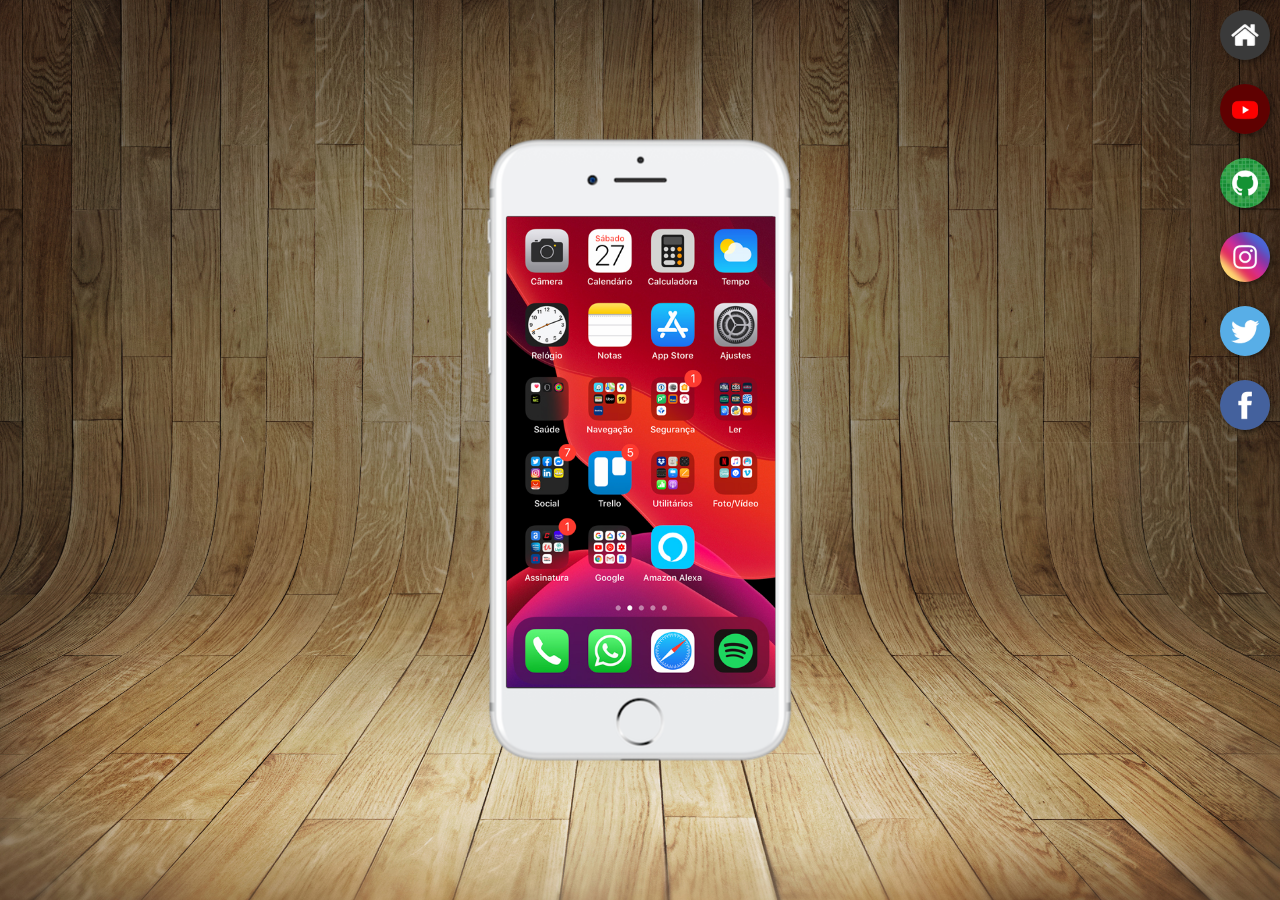
<file: index.html>
<!DOCTYPE html>
<html lang="pt-br">
<head>
    <meta charset="UTF-8">
    <meta http-equiv="X-UA-Compatible" content="IE=edge">
    <meta name="viewport" content="width=device-width, initial-scale=1.0">
    <title>Projecto Social</title>
    <link rel="shortcut icon" href="favicon.ico" type="image/x-icon">
    <link rel="stylesheet" href="estilos/style.css">
</head>
<body>
   <main>
    <section id="telefone">
        <iframe src="home.html" nome="tela" id="tela"  frameborder="0"></iframe>
    </section>

    <section id="redes-sociais">
        <a href="home.html" target="tela"><img src="imagens/logo-home.jpg" alt="home"></a><br>

        <a href="youtube.html" target="tela"><img src="imagens/logo-youtube.jpg" alt="youtube"></a><br>

        <a href="github.html" target="tela"><img src="imagens/logo-github.jpg" alt="hithub"></a><br>

        <a href="instagram.html" target="tela"><img src="imagens/logo-instagram.jpg" alt="instagram"></a><br>

        <a href="twitter.html" target="tela"><img src="imagens/logo-twitter.jpg" alt="twitter"></a><br>

        <a href="facebook.html" target="tela"><img src="imagens/logo-facebook.jpg" alt="facebook"></a><br>
    </section>
   </main> 
</body>
</html>
</file>
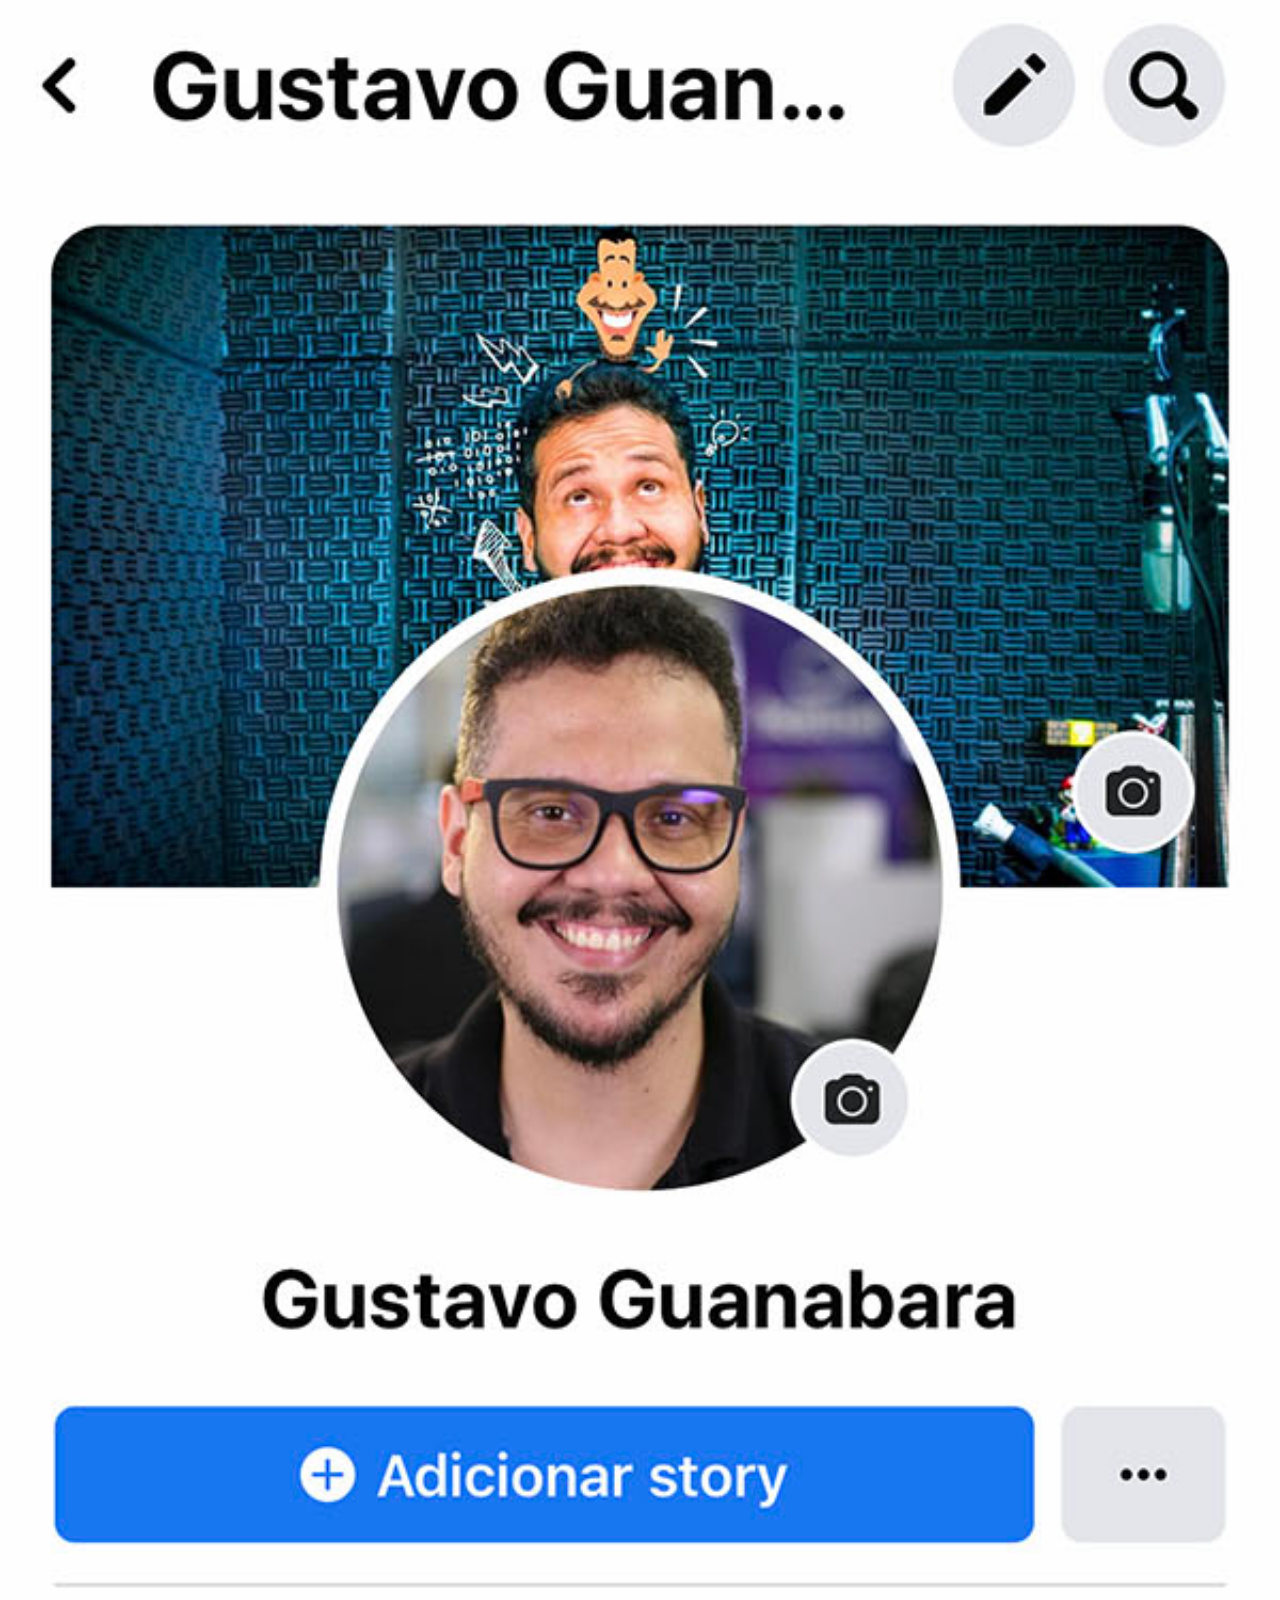
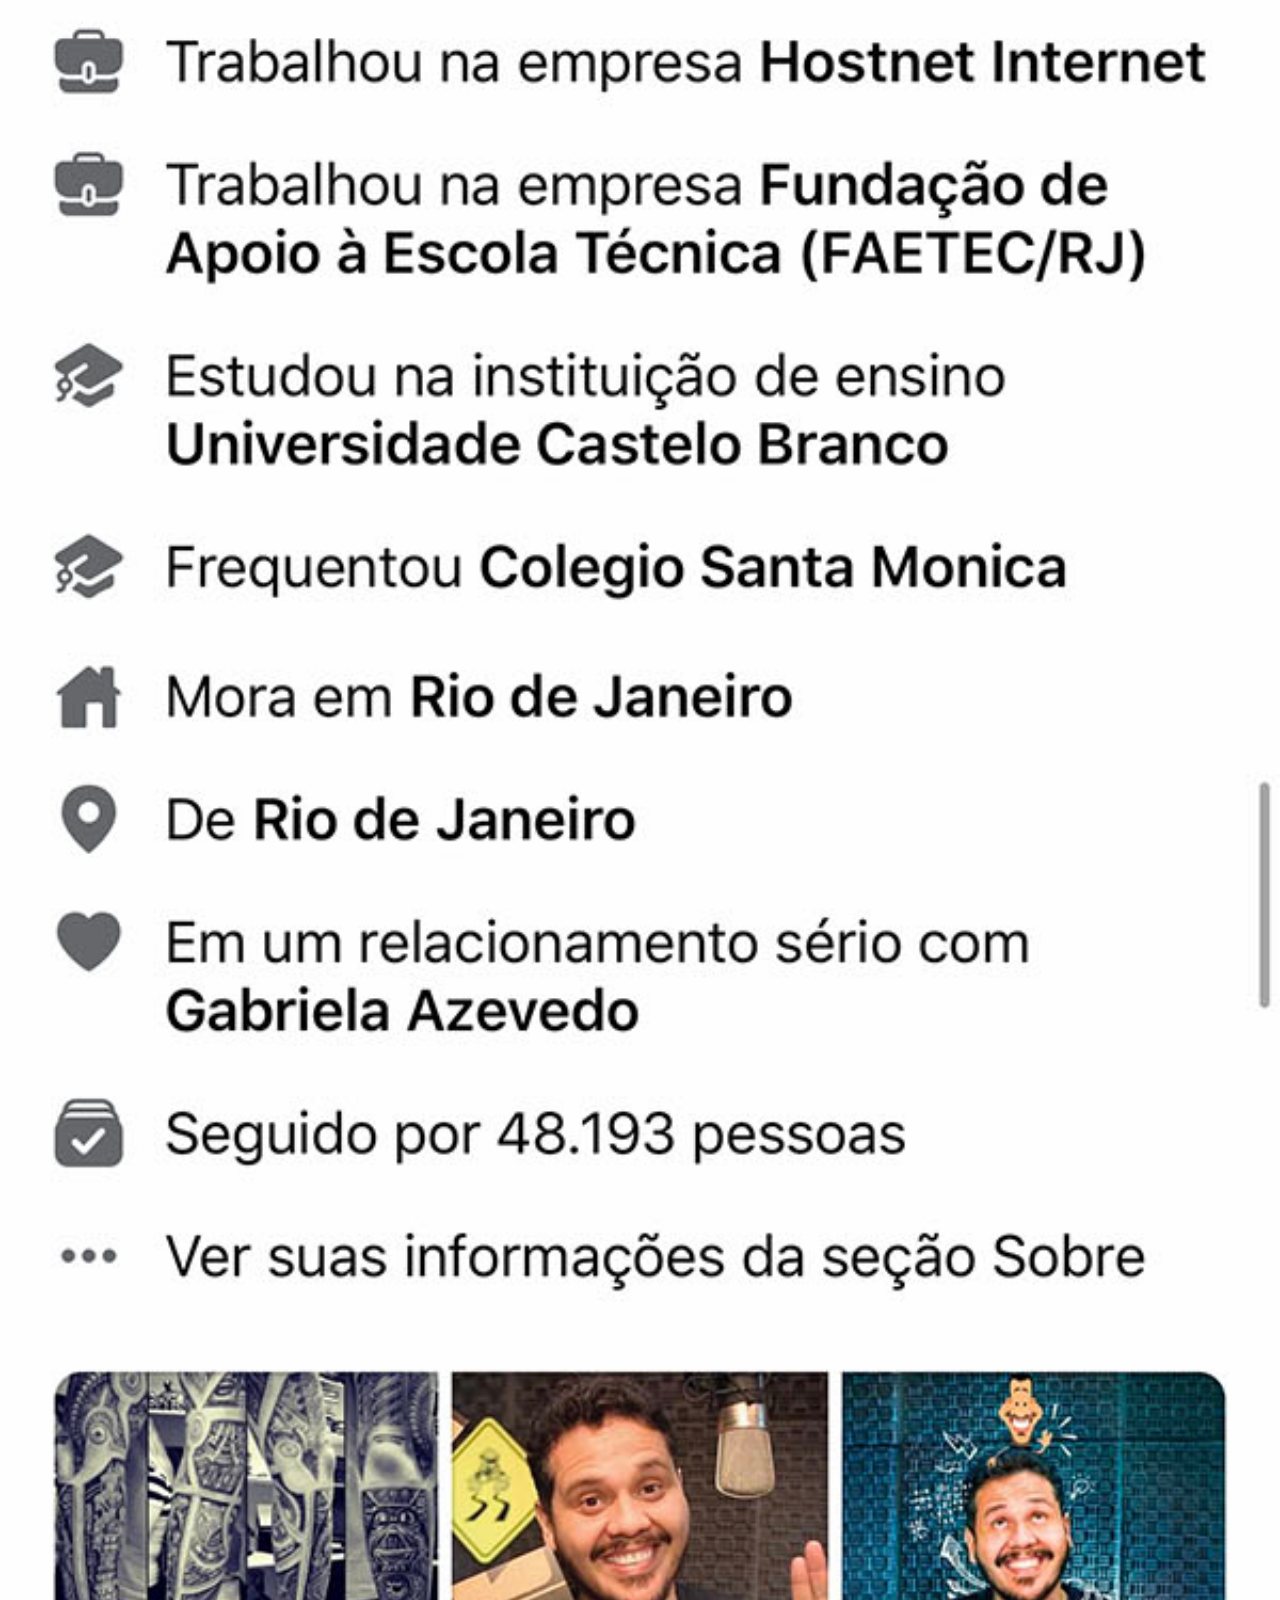
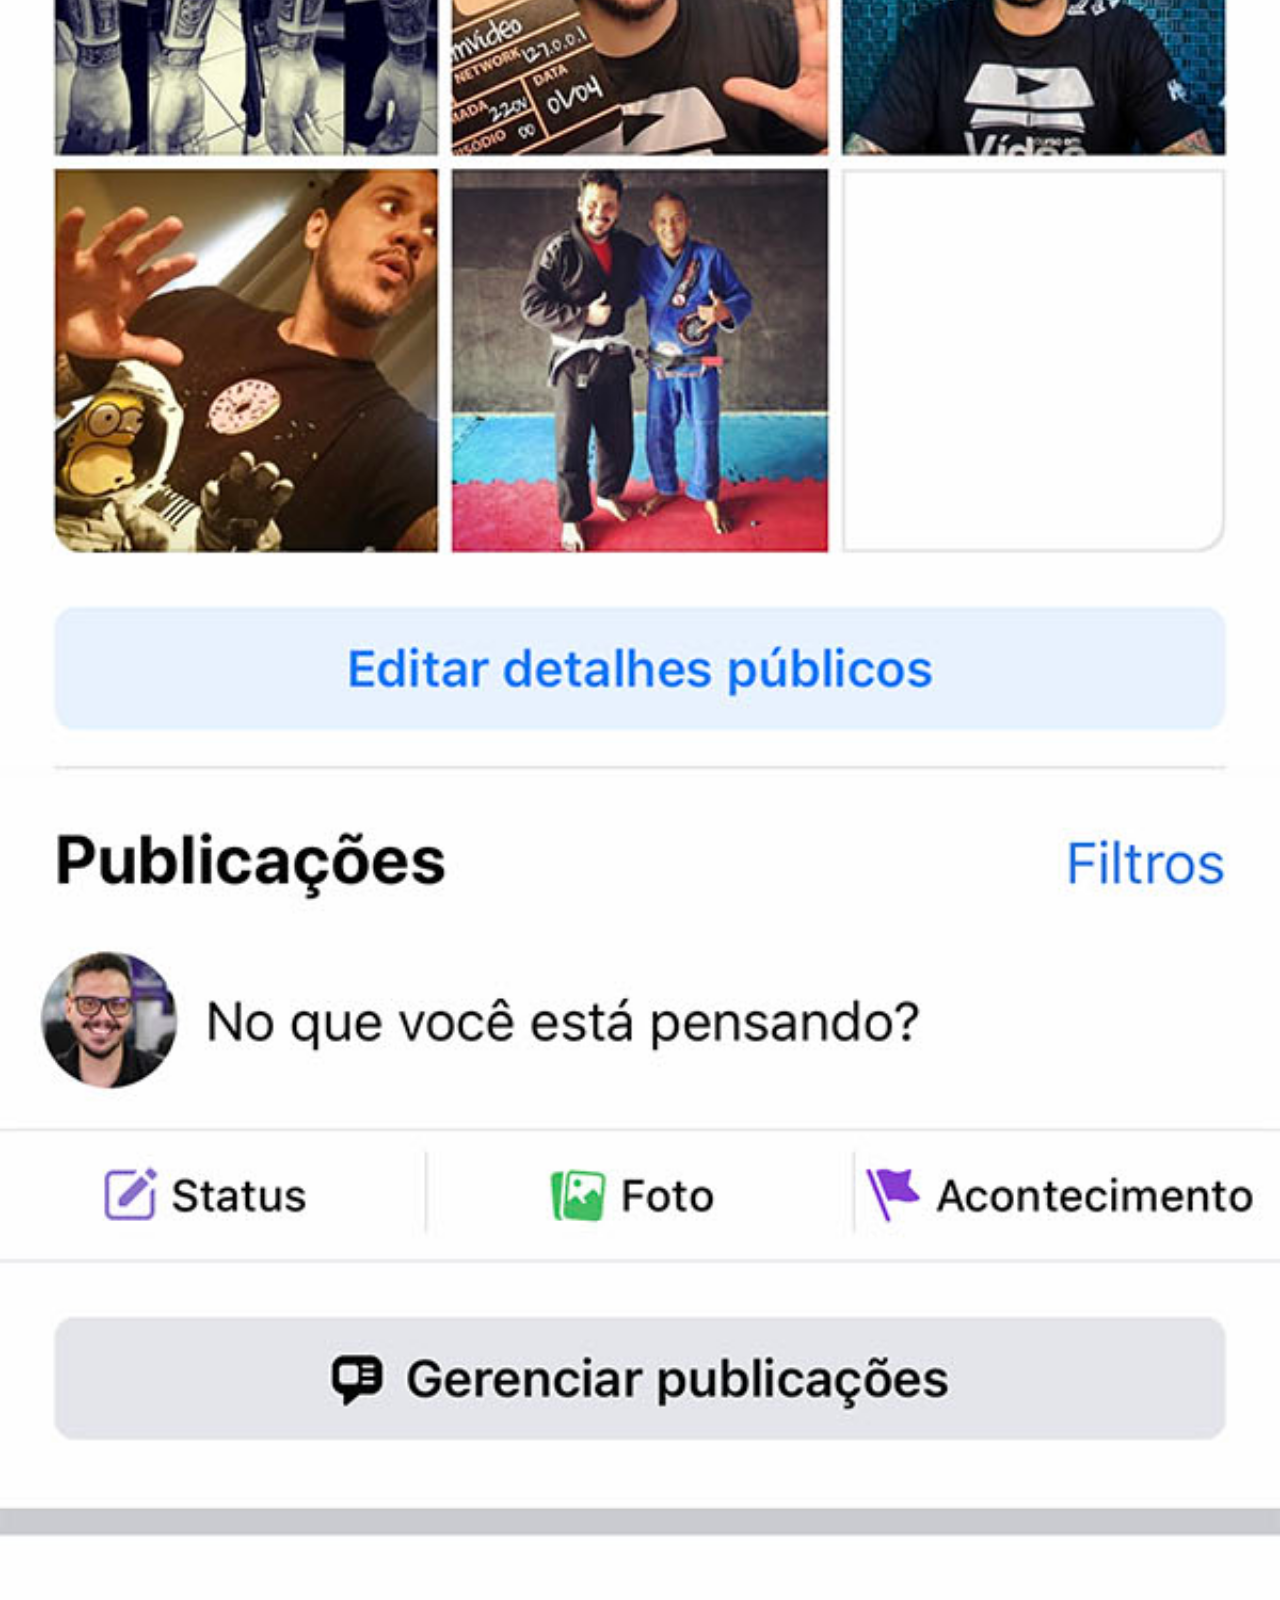
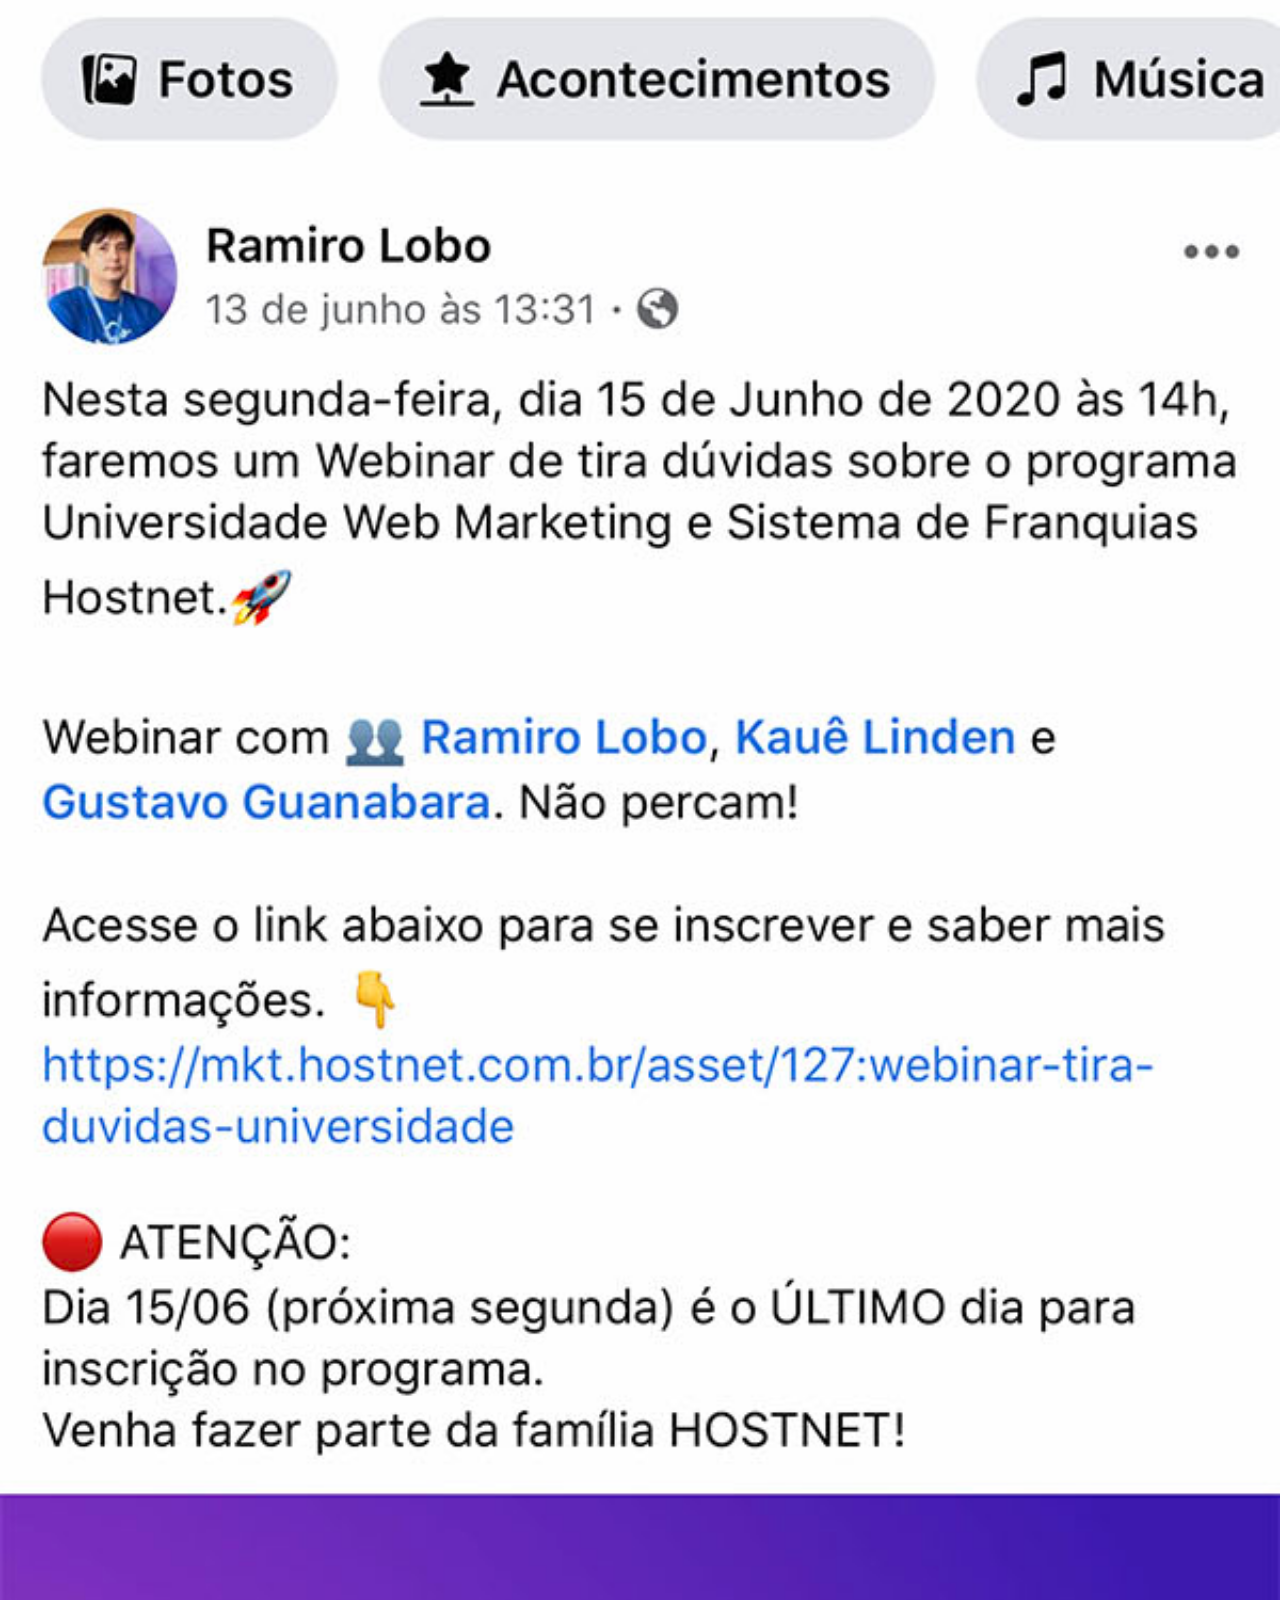
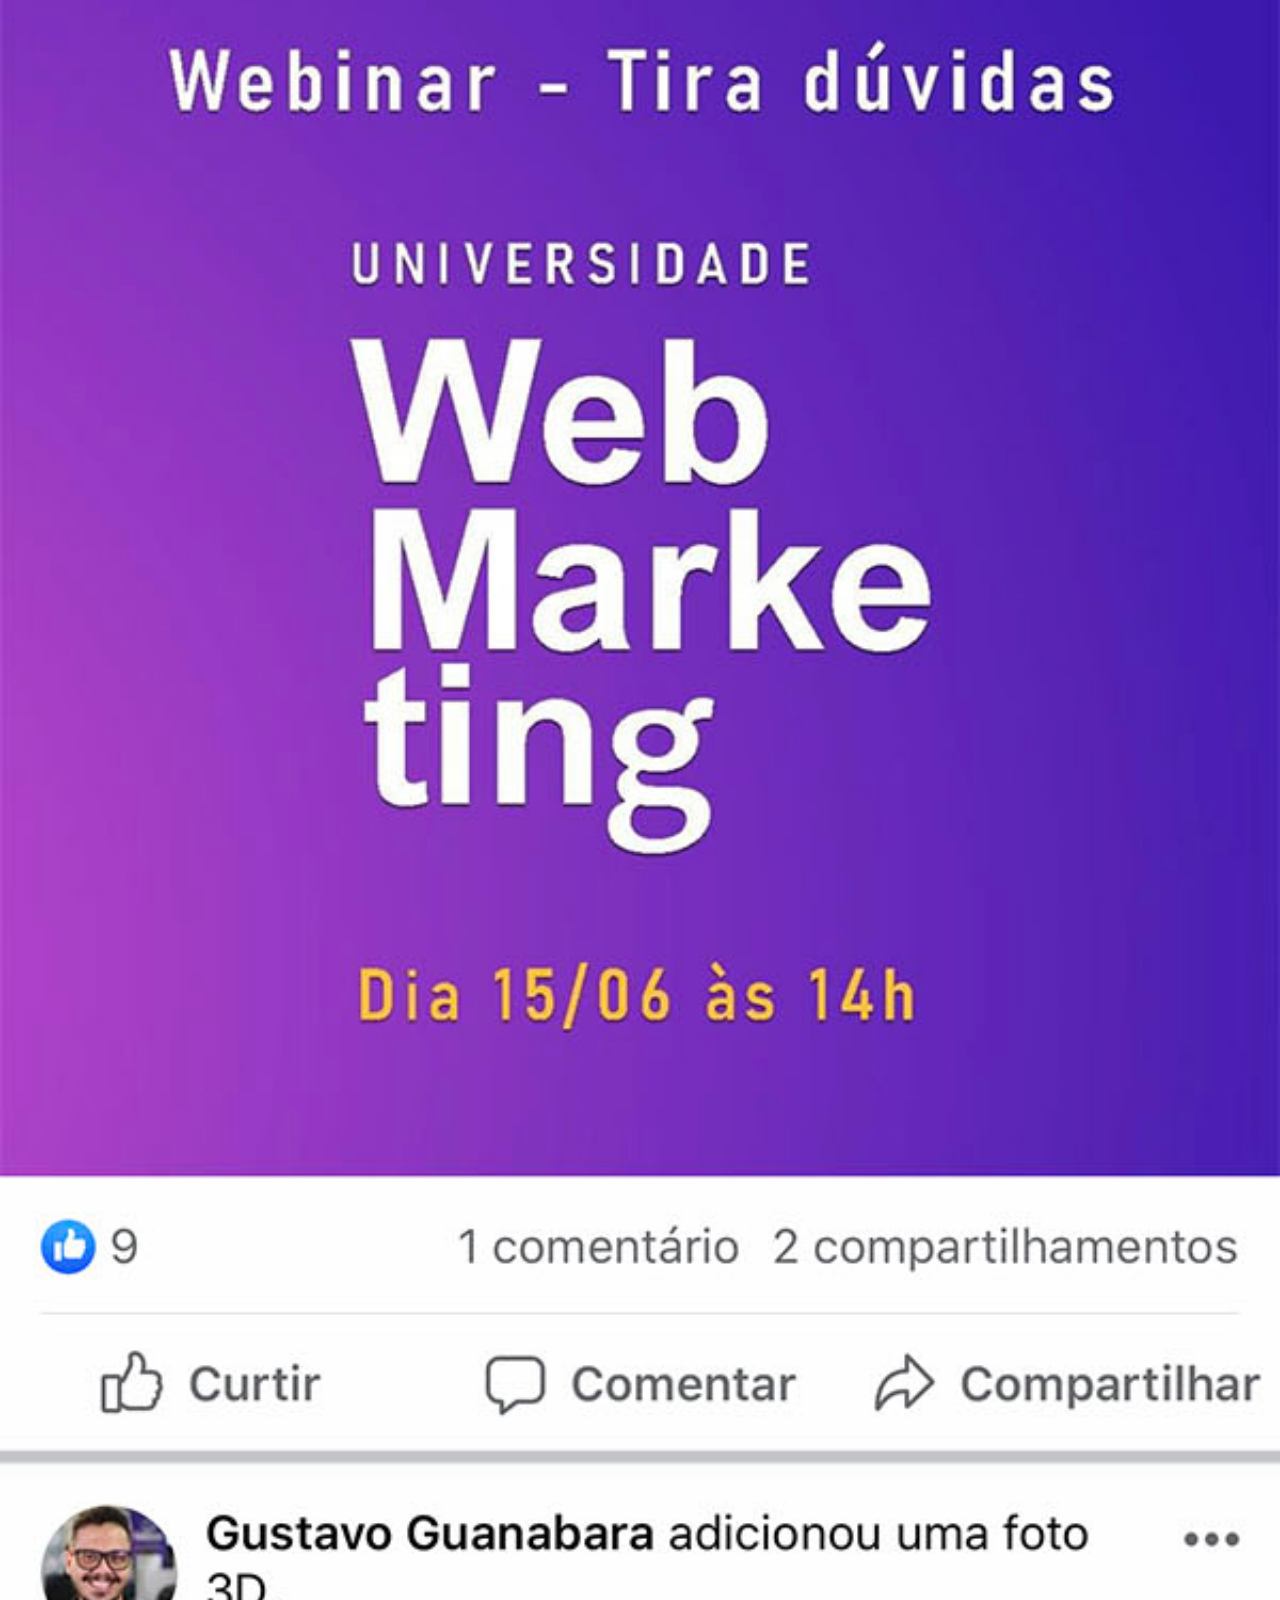
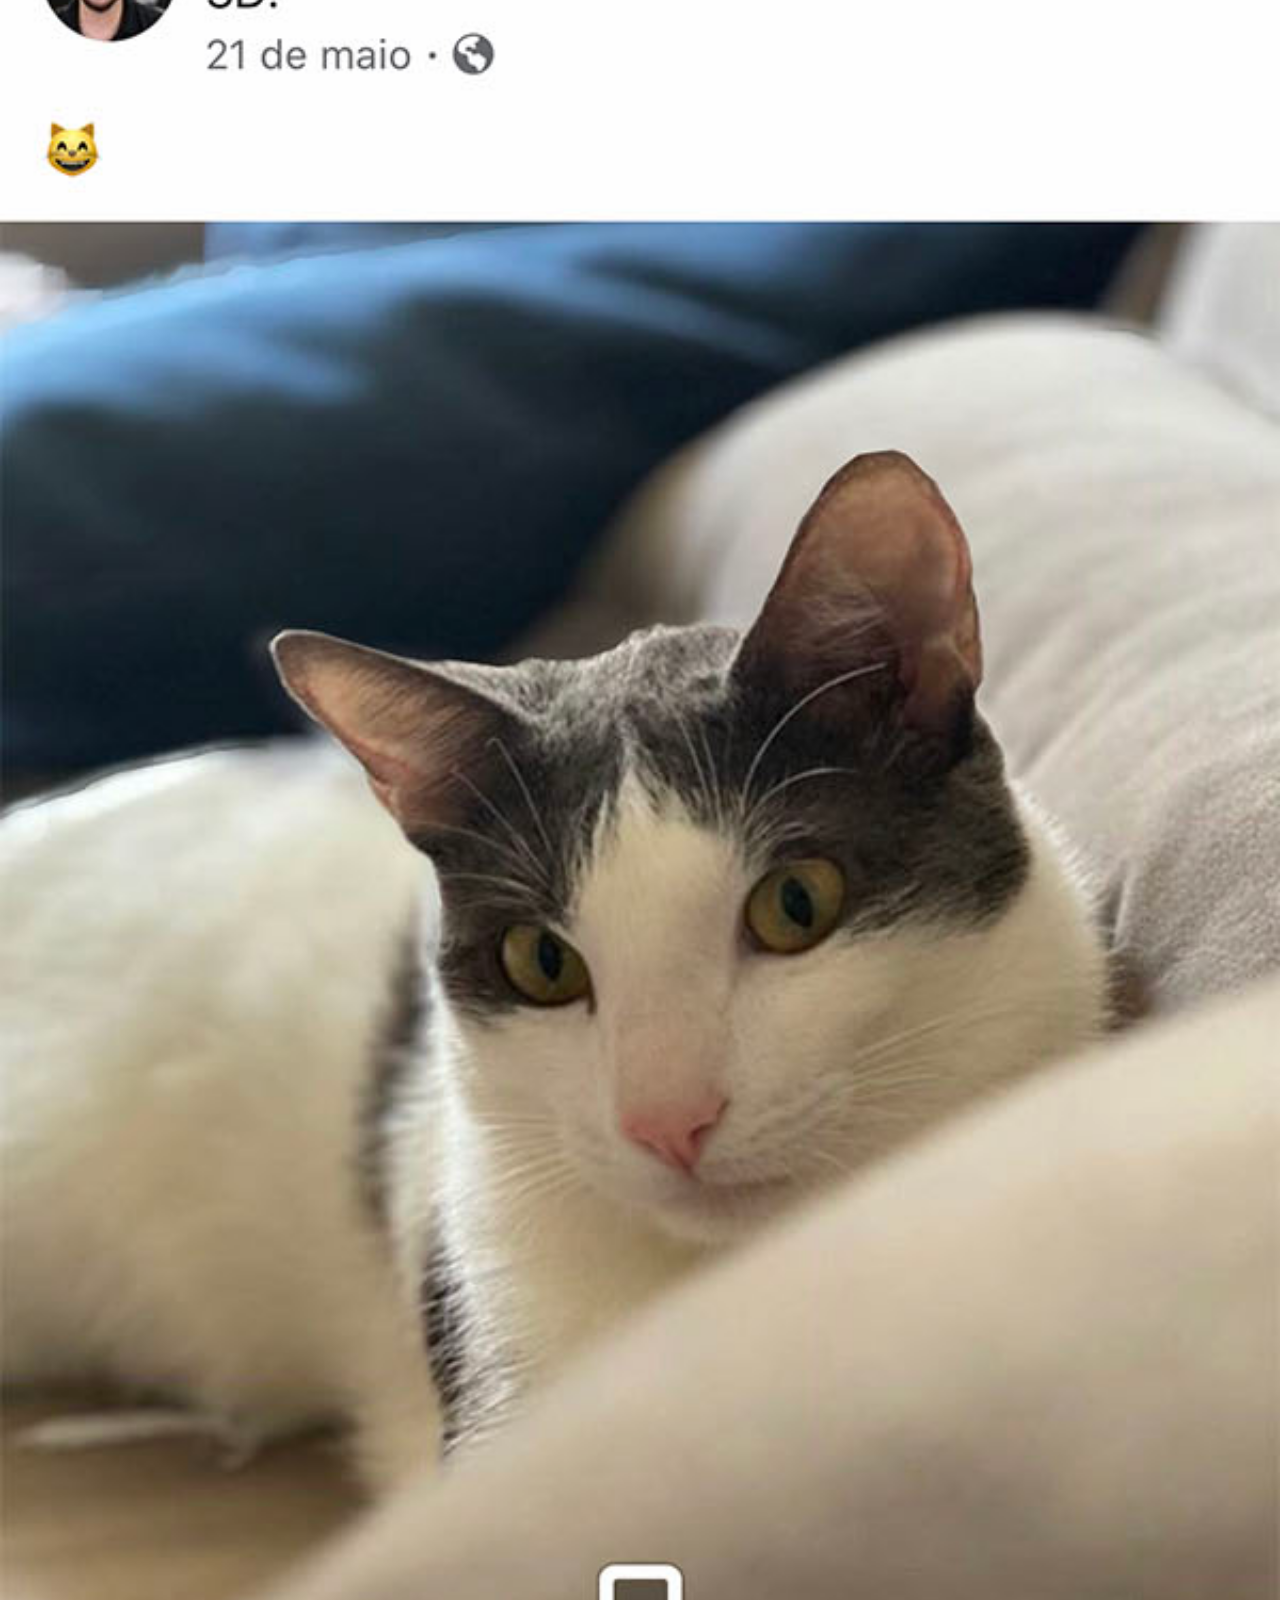
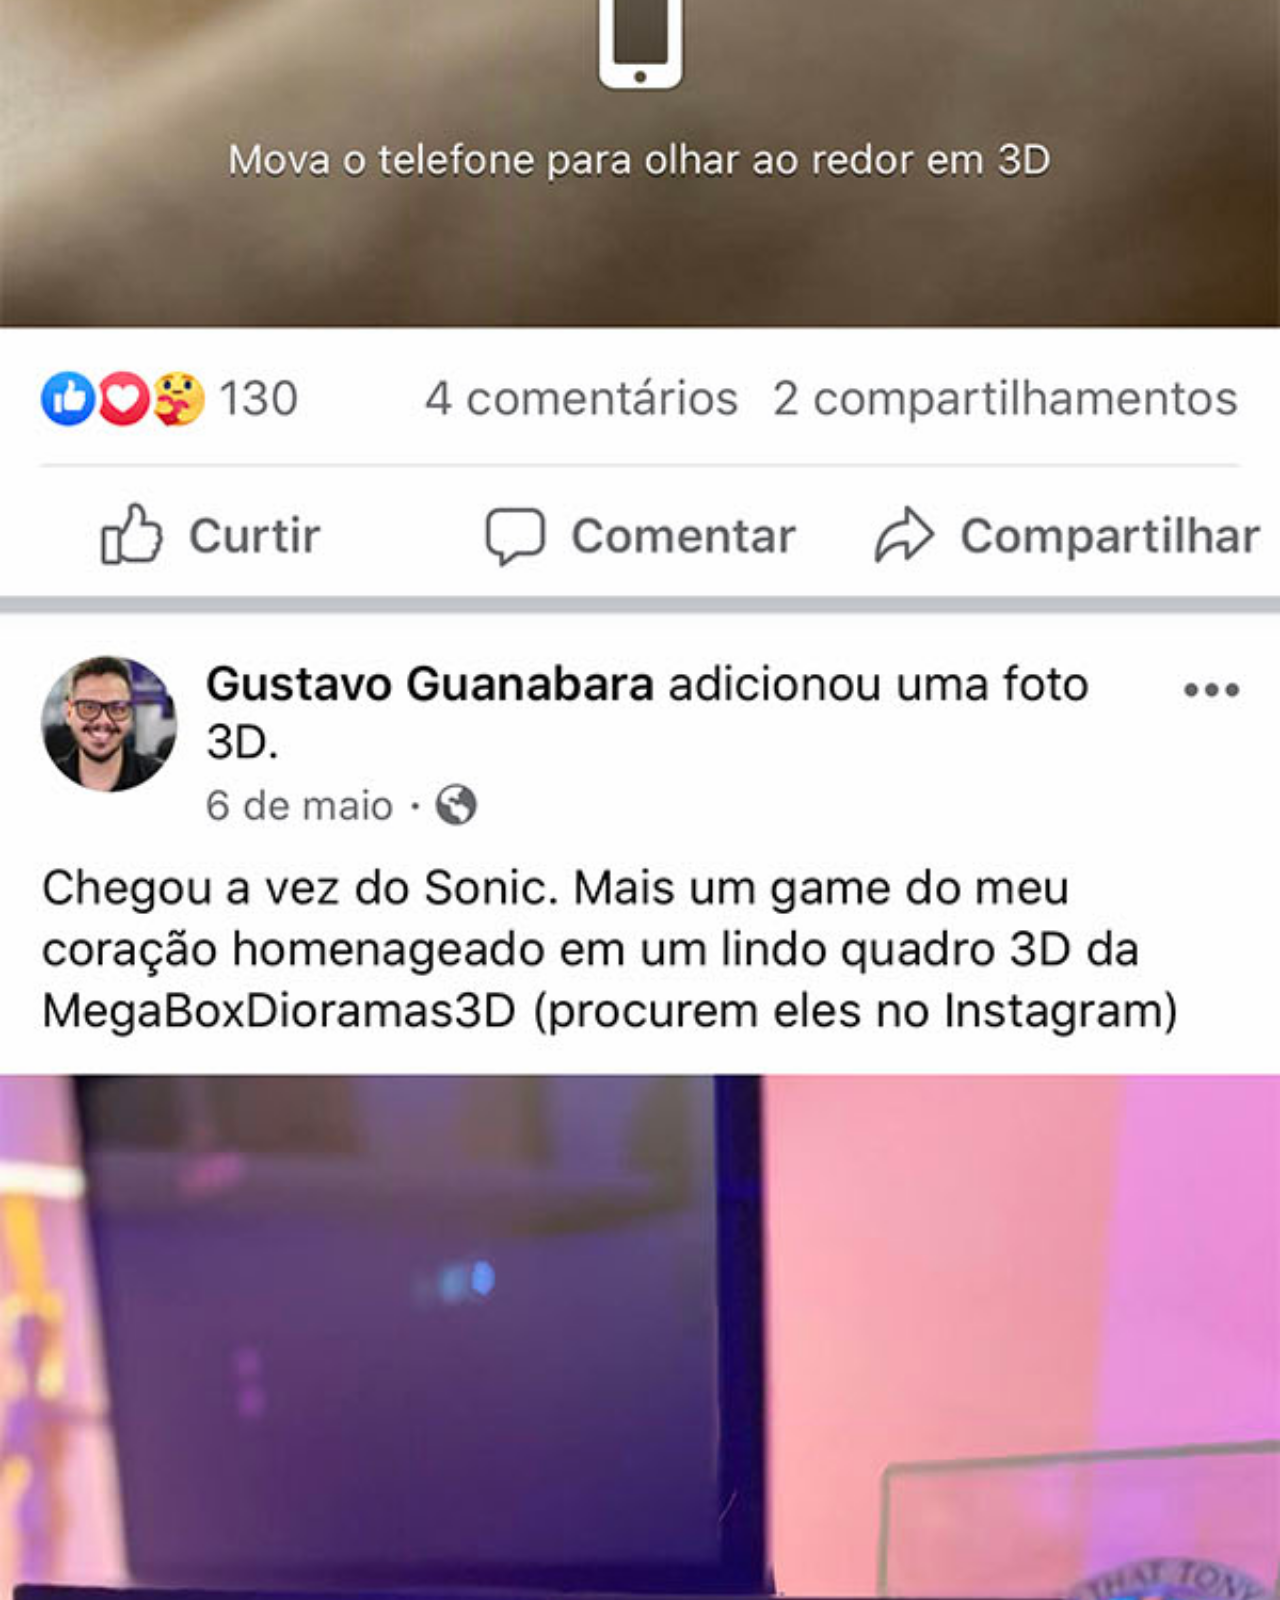
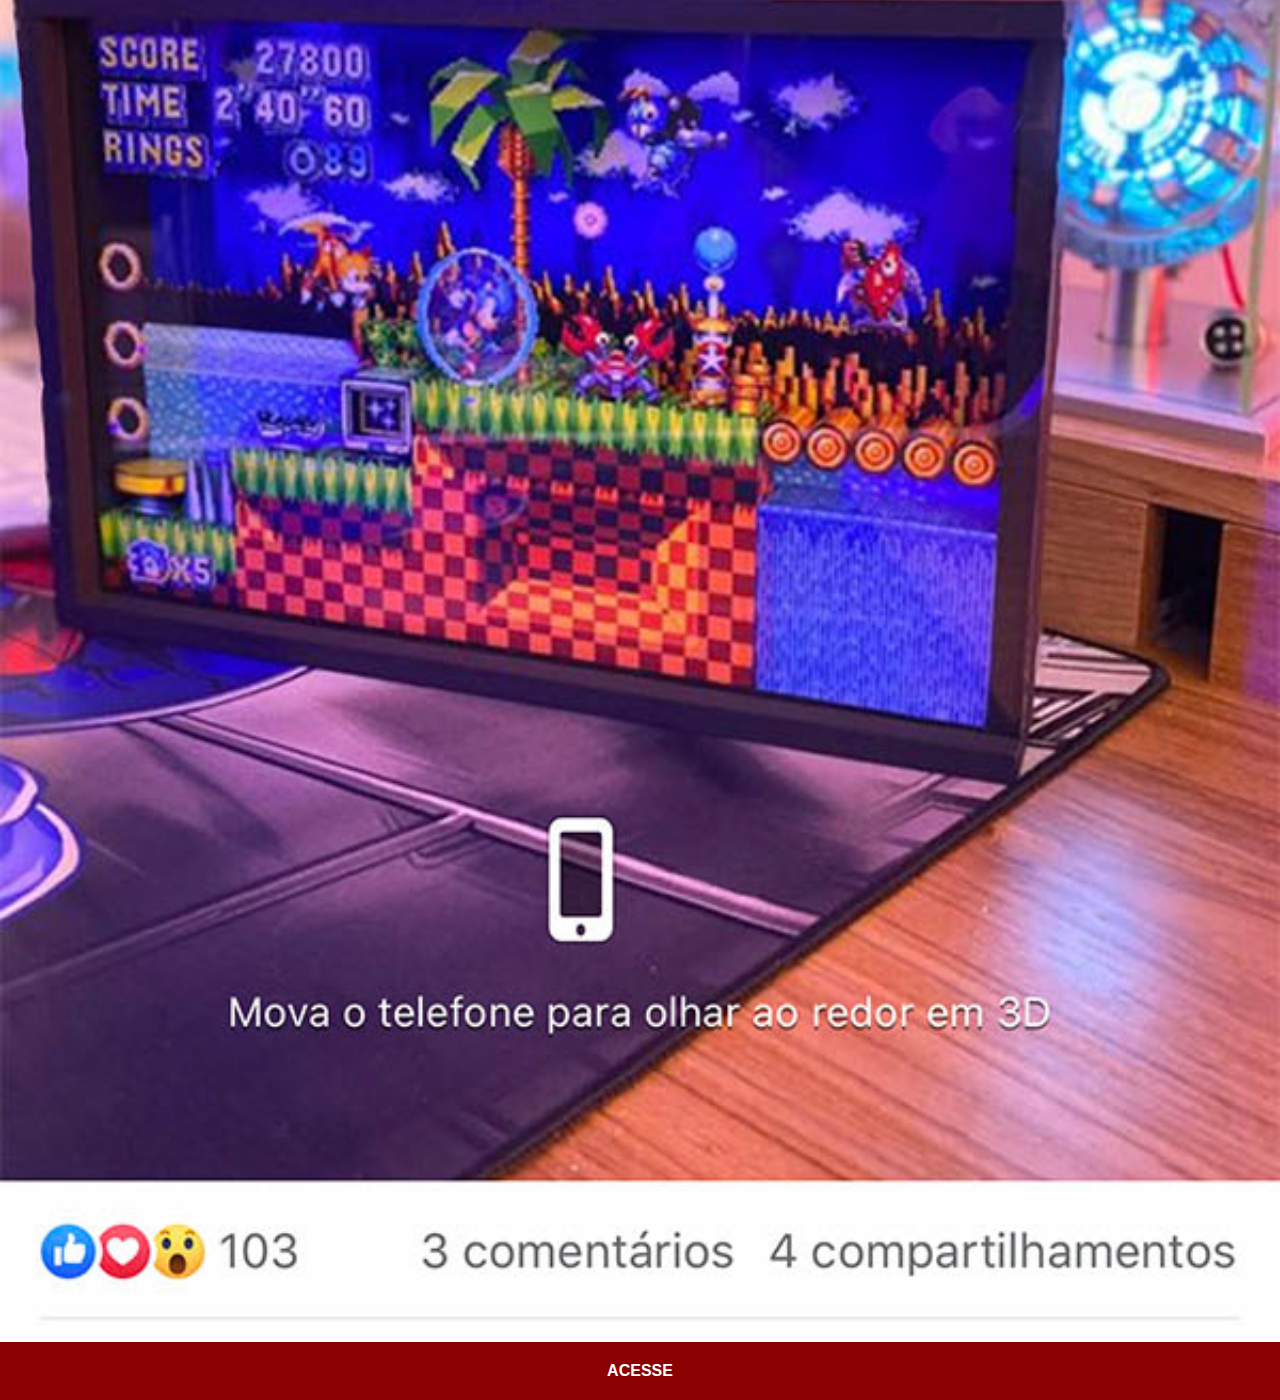
<file: facebook.html>
<!DOCTYPE html>
<html lang="pt-br">
<head>
    <meta charset="UTF-8">
    <meta http-equiv="X-UA-Compatible" content="IE=edge">
    <meta name="viewport" content="width=device-width, initial-scale=1.0">
    <title>GitHub</title>
    <link rel="stylesheet" href="estilos/social.css">
</head>
<body>
   <img src="imagens/tela-facebook.jpg" alt="Facebook"> 
   <a href="">ACESSE</a>
</body>
</html>
</file>
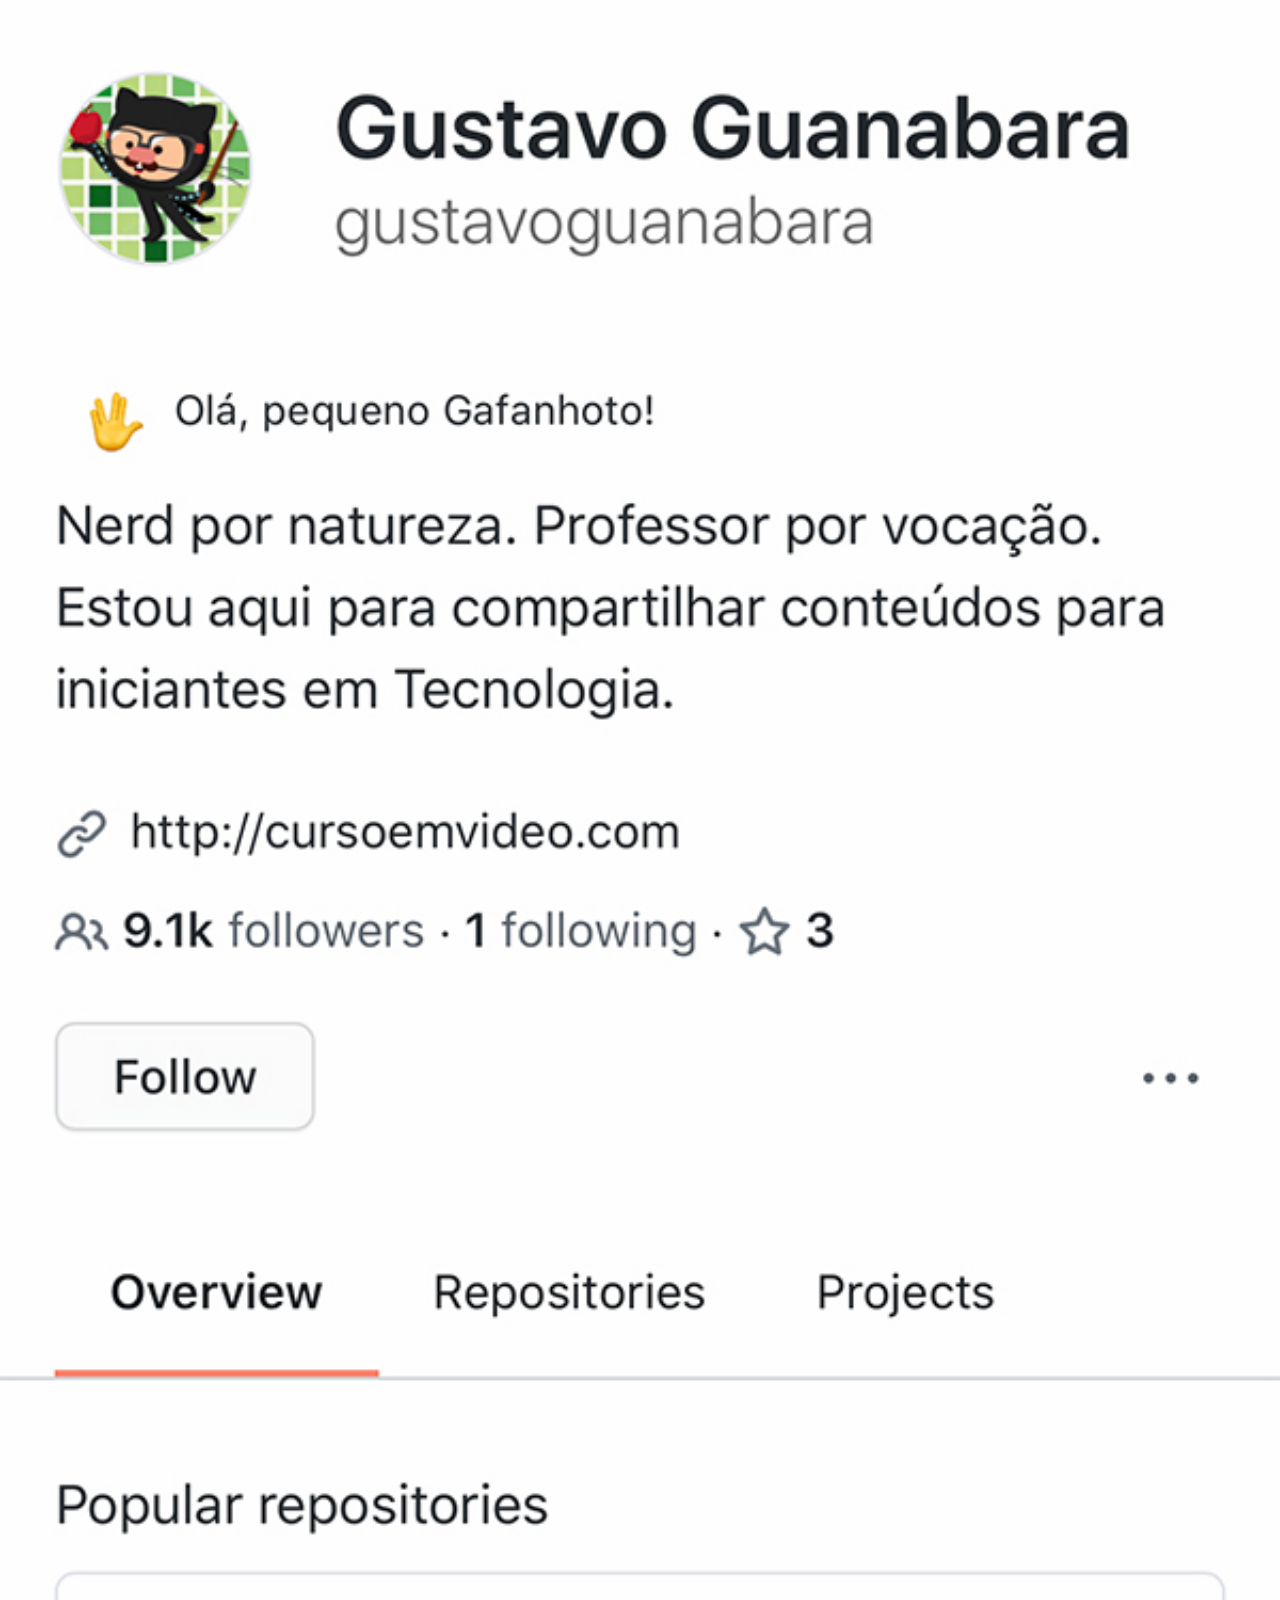
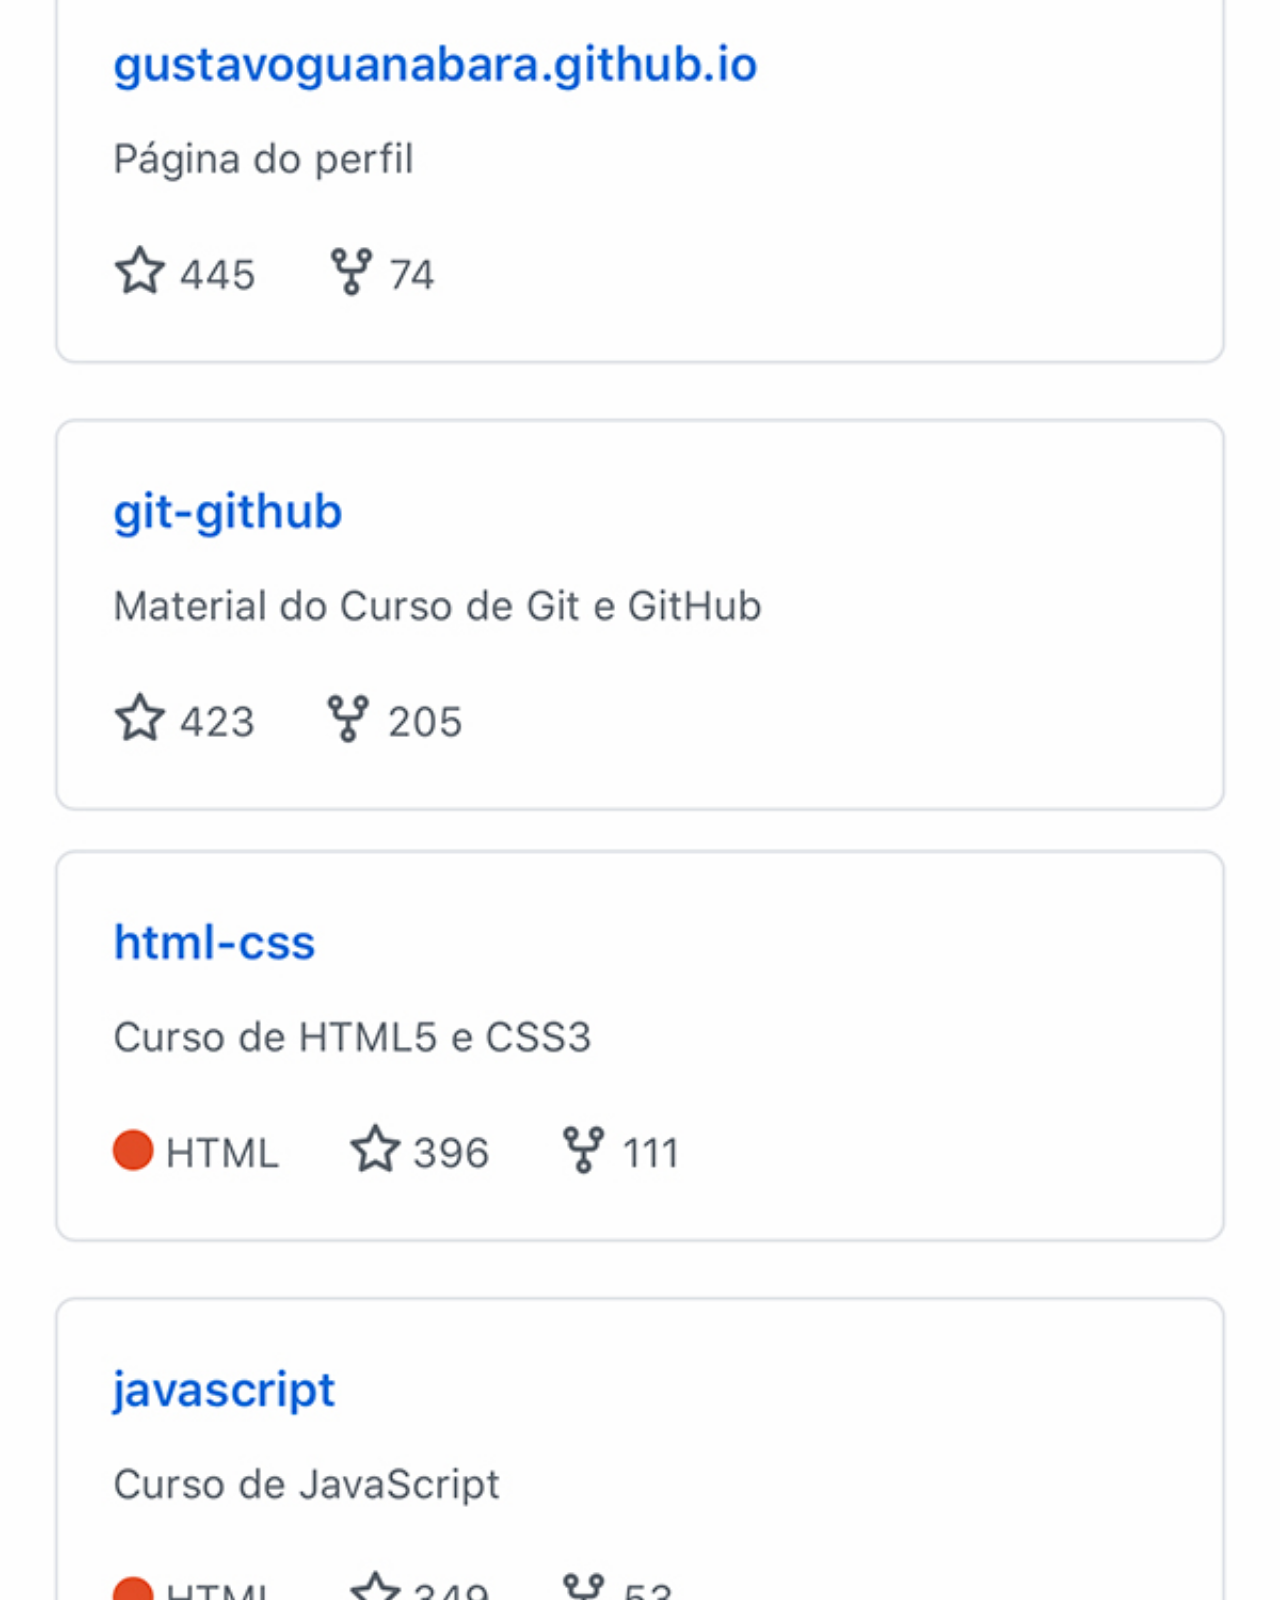
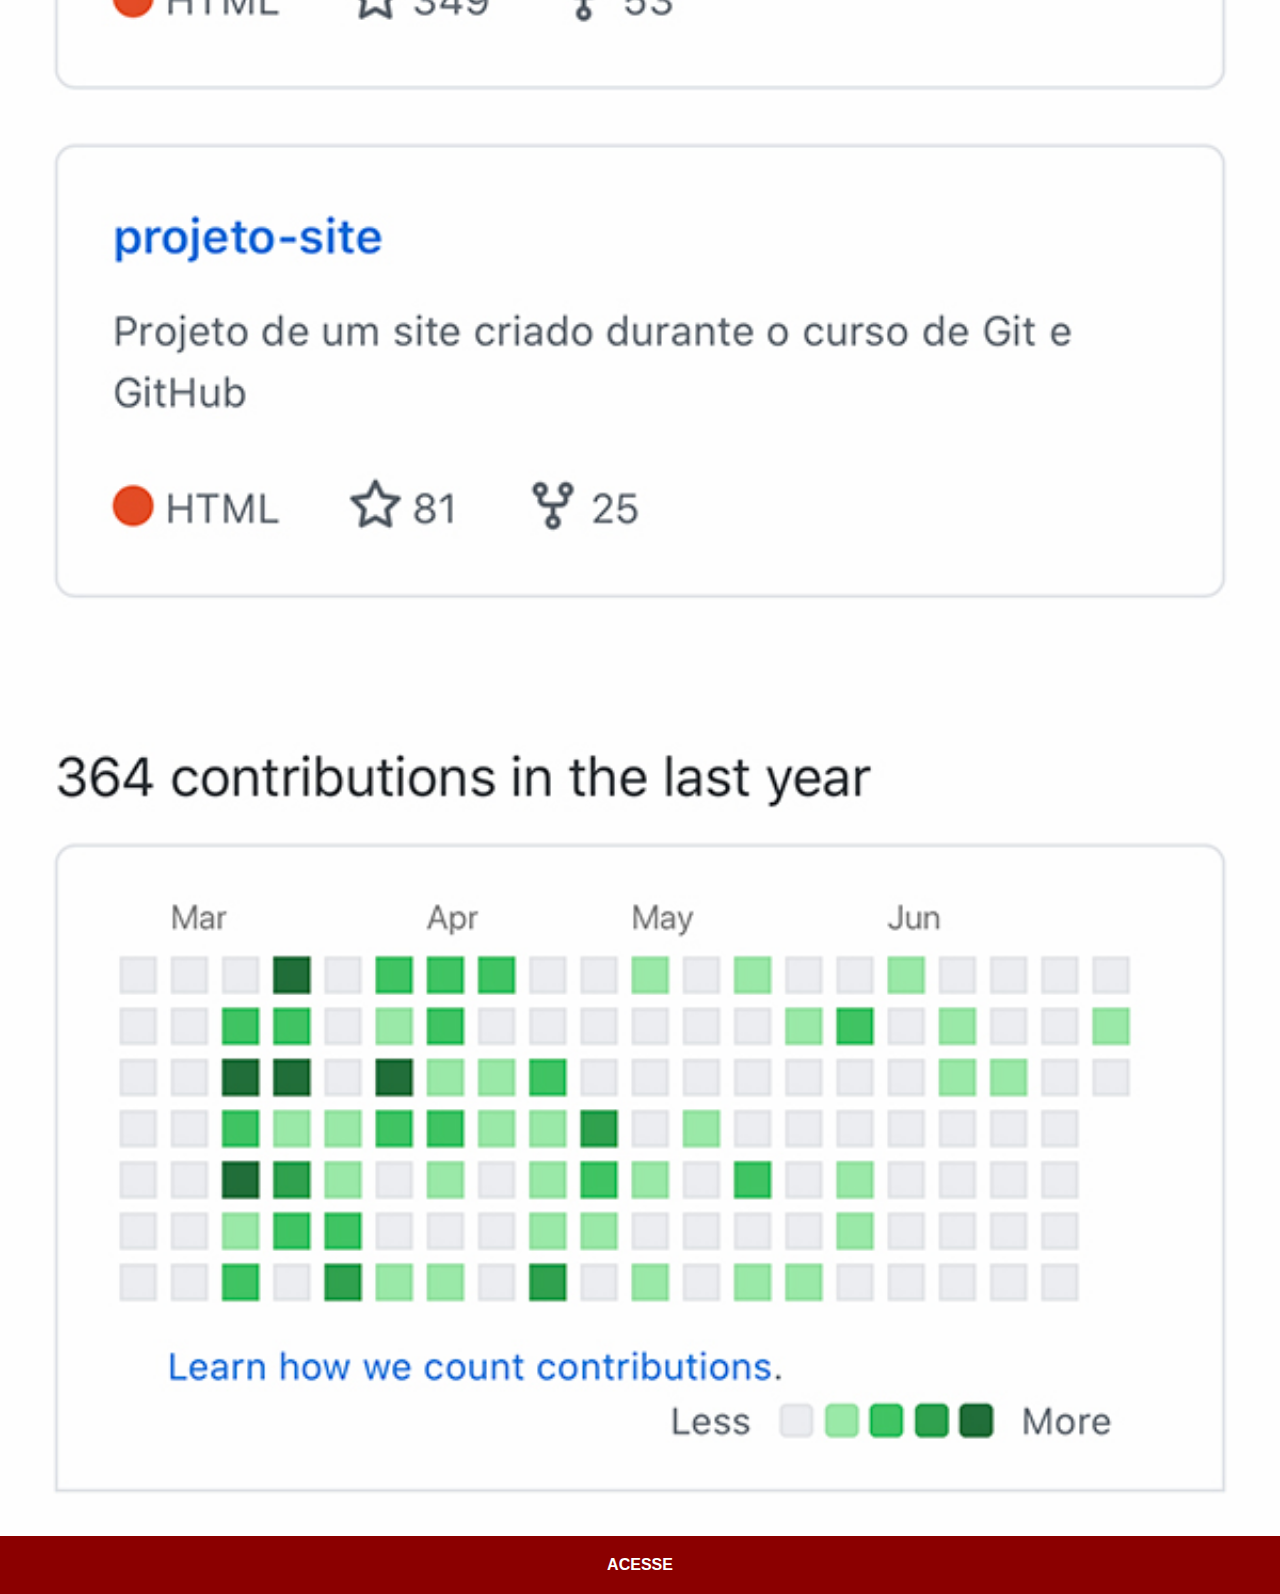
<file: github.html>
<!DOCTYPE html>
<html lang="pt-br">
<head>
    <meta charset="UTF-8">
    <meta http-equiv="X-UA-Compatible" content="IE=edge">
    <meta name="viewport" content="width=device-width, initial-scale=1.0">
    <title>GitHub</title>
    <link rel="stylesheet" href="estilos/social.css">
</head>
<body>
   <img src="imagens/tela-github.jpg" alt="GitHub"> 
   <a href="">ACESSE</a>
</body>
</html>
</file>
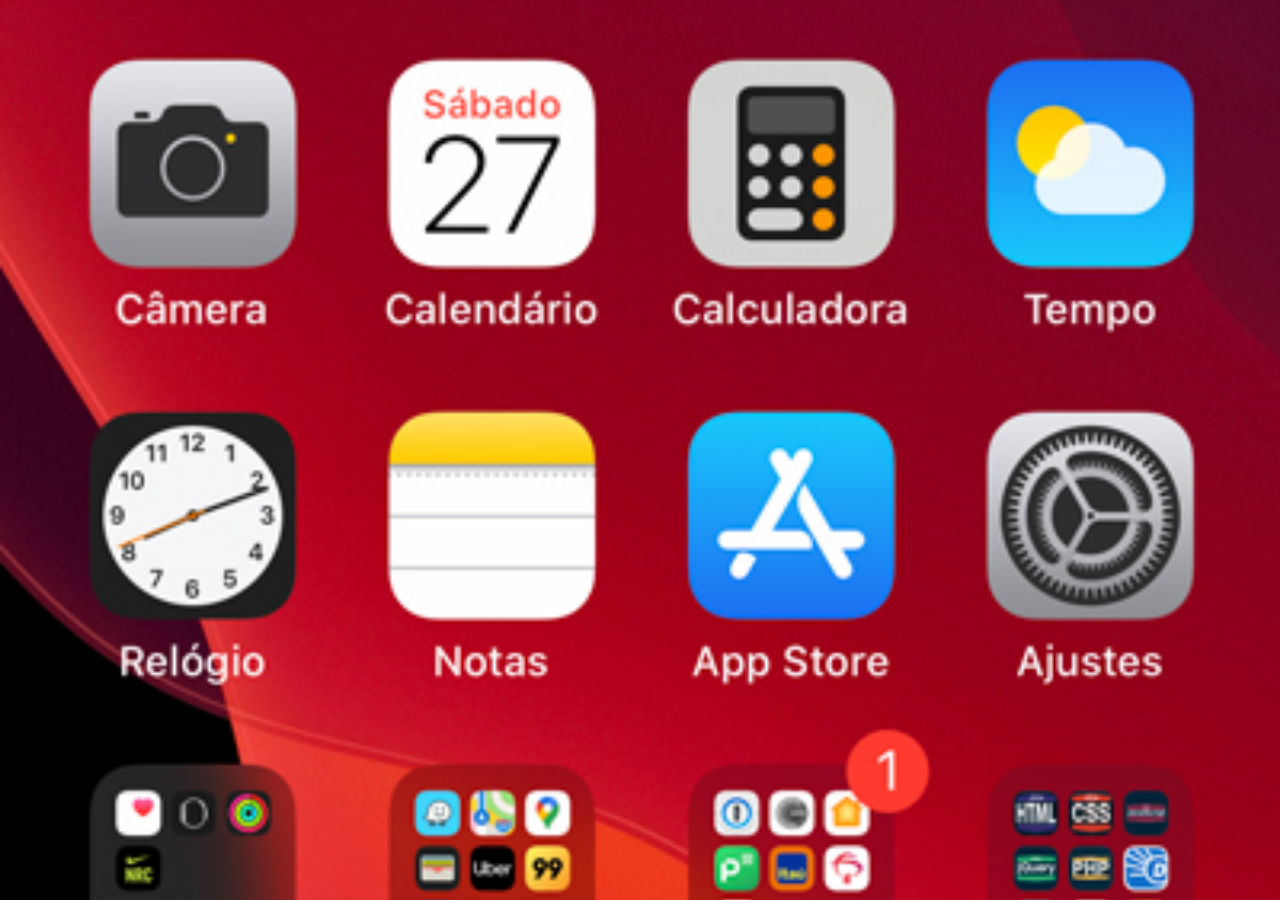
<file: home.html>
<!DOCTYPE html>
<html lang="pt-br">
<head>
    <meta charset="UTF-8">
    <meta http-equiv="X-UA-Compatible" content="IE=edge">
    <meta name="viewport" content="width=device-width, initial-scale=1.0">
    <title>Home</title>
</head>
<style>
*{
    margin: 0px;
    padding: 0px;
}

body{
    width: 100vw;
    height: 100vh;
    background-color: black;
    background-image: url(imagens/tela-home.jpg);
    background-repeat: no-repeat;
    background-position: top center;
    background-size: cover;

}
</style>
<body>
    
</body>
</html>
</file>
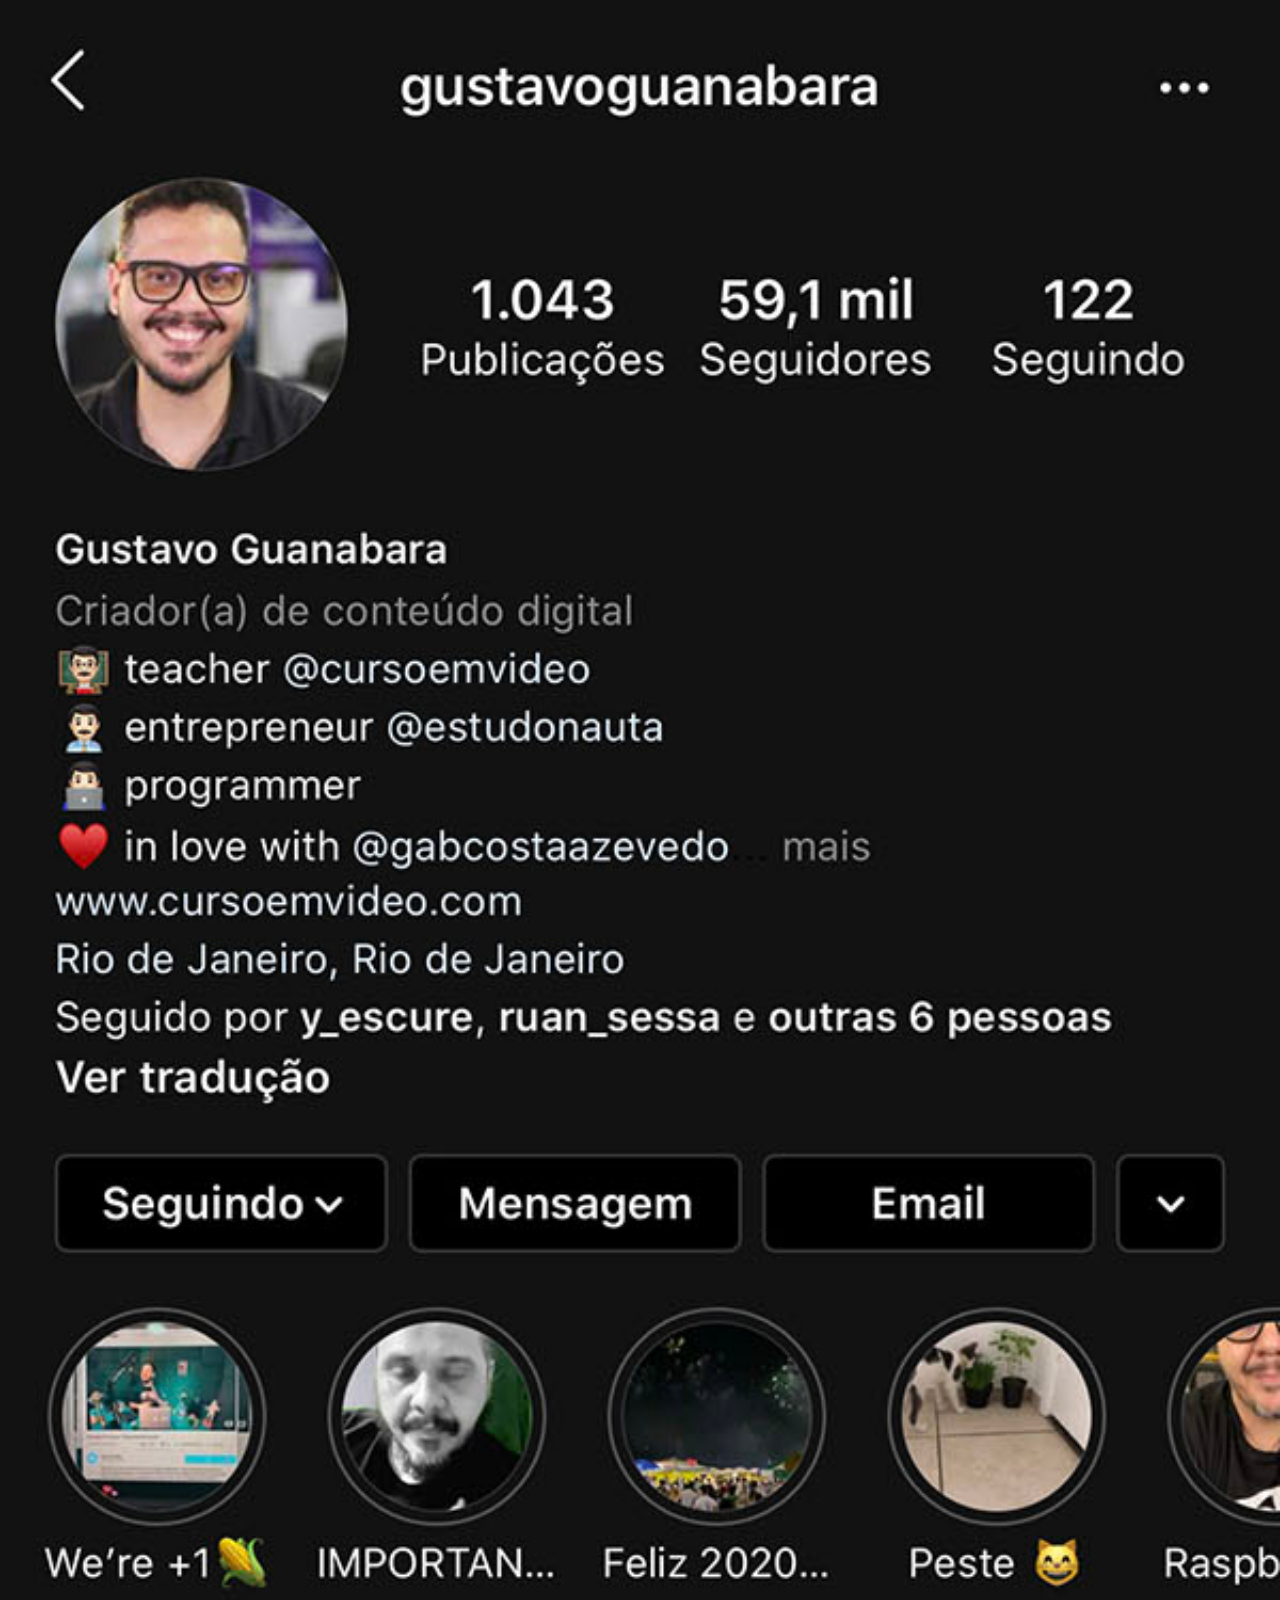
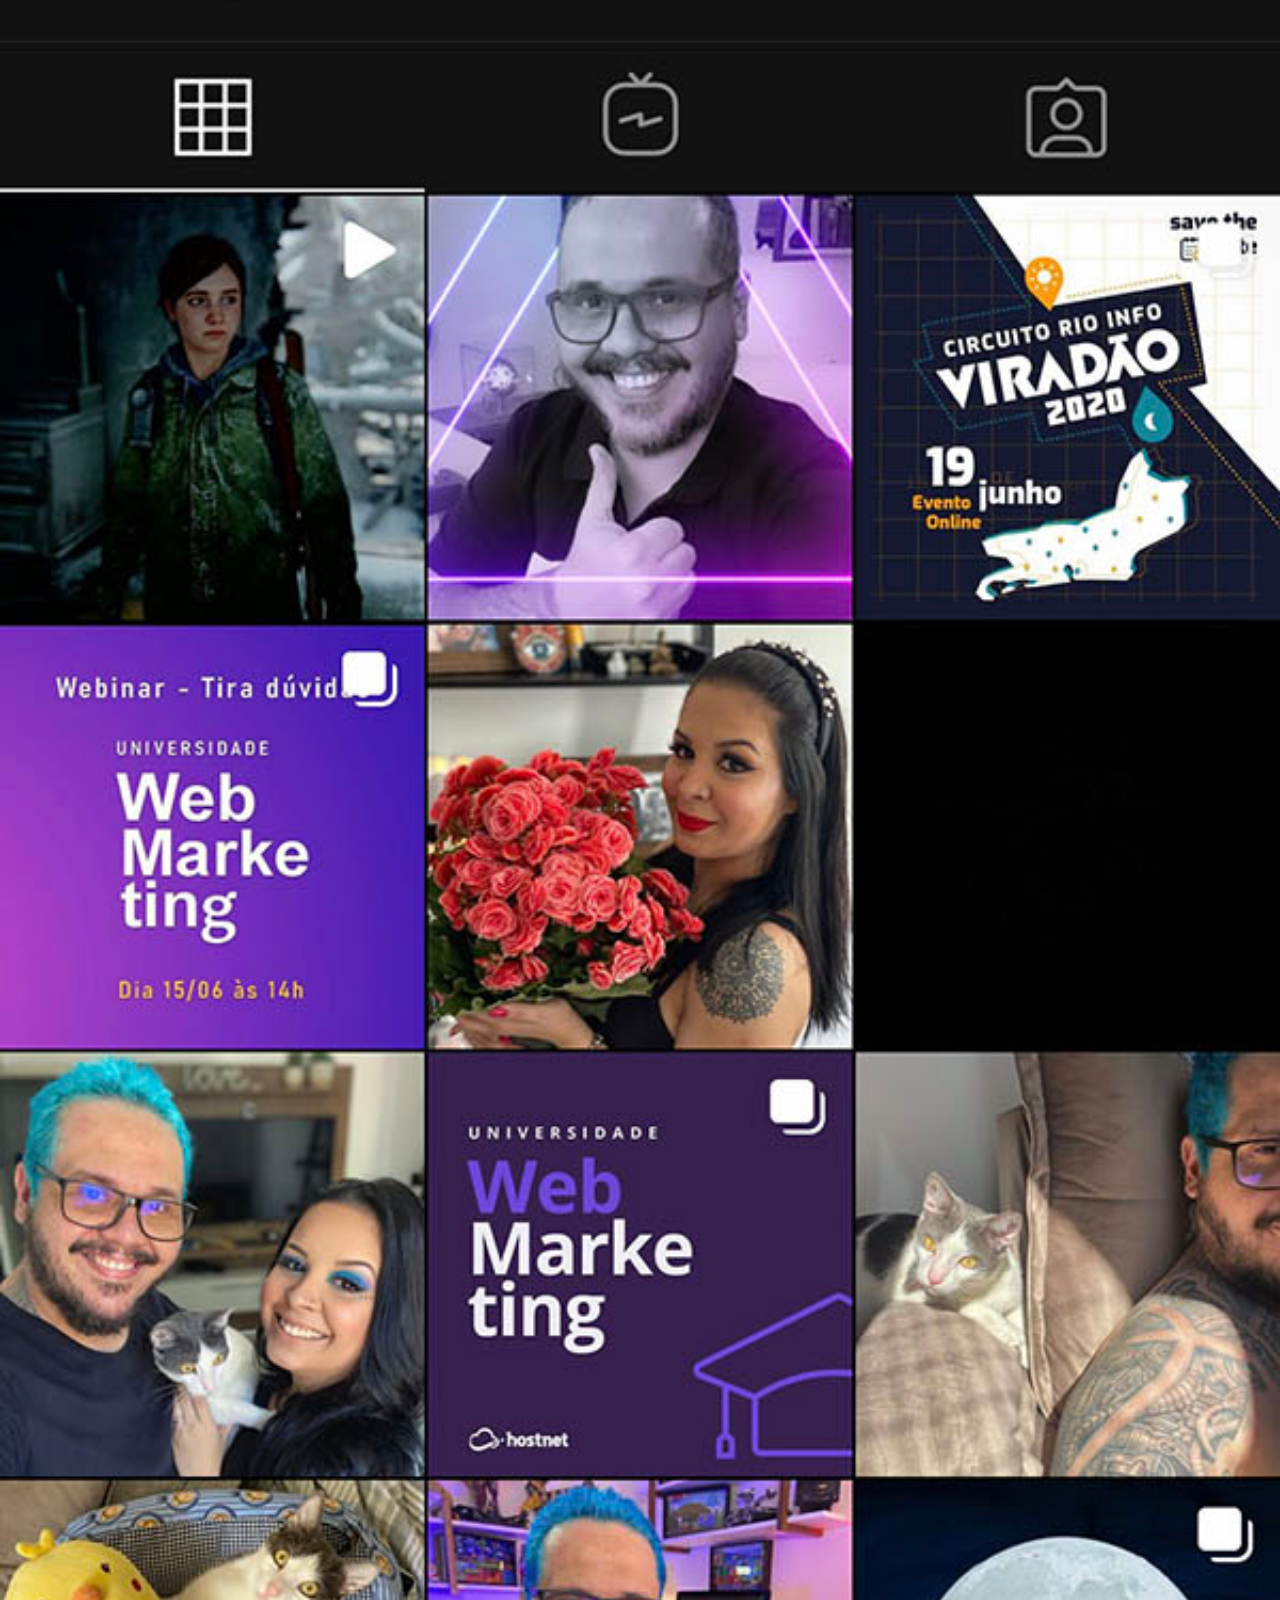
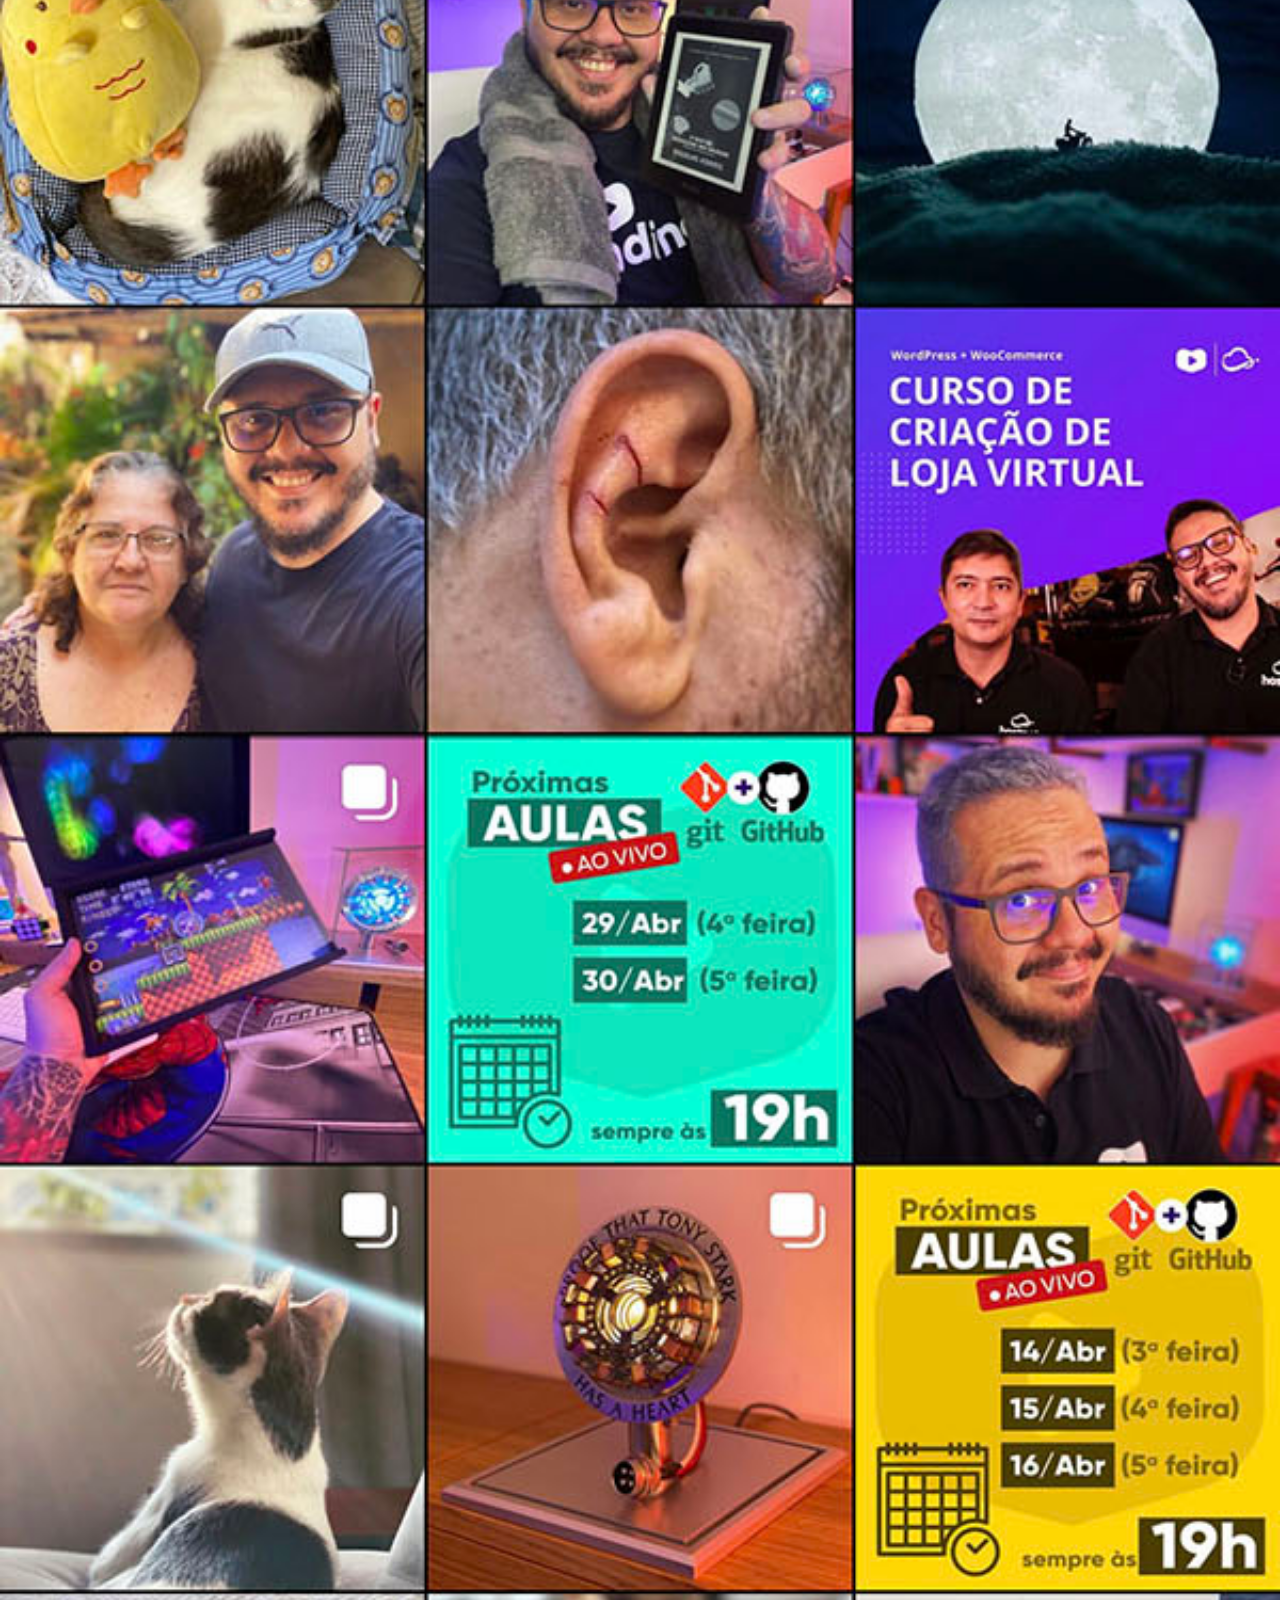
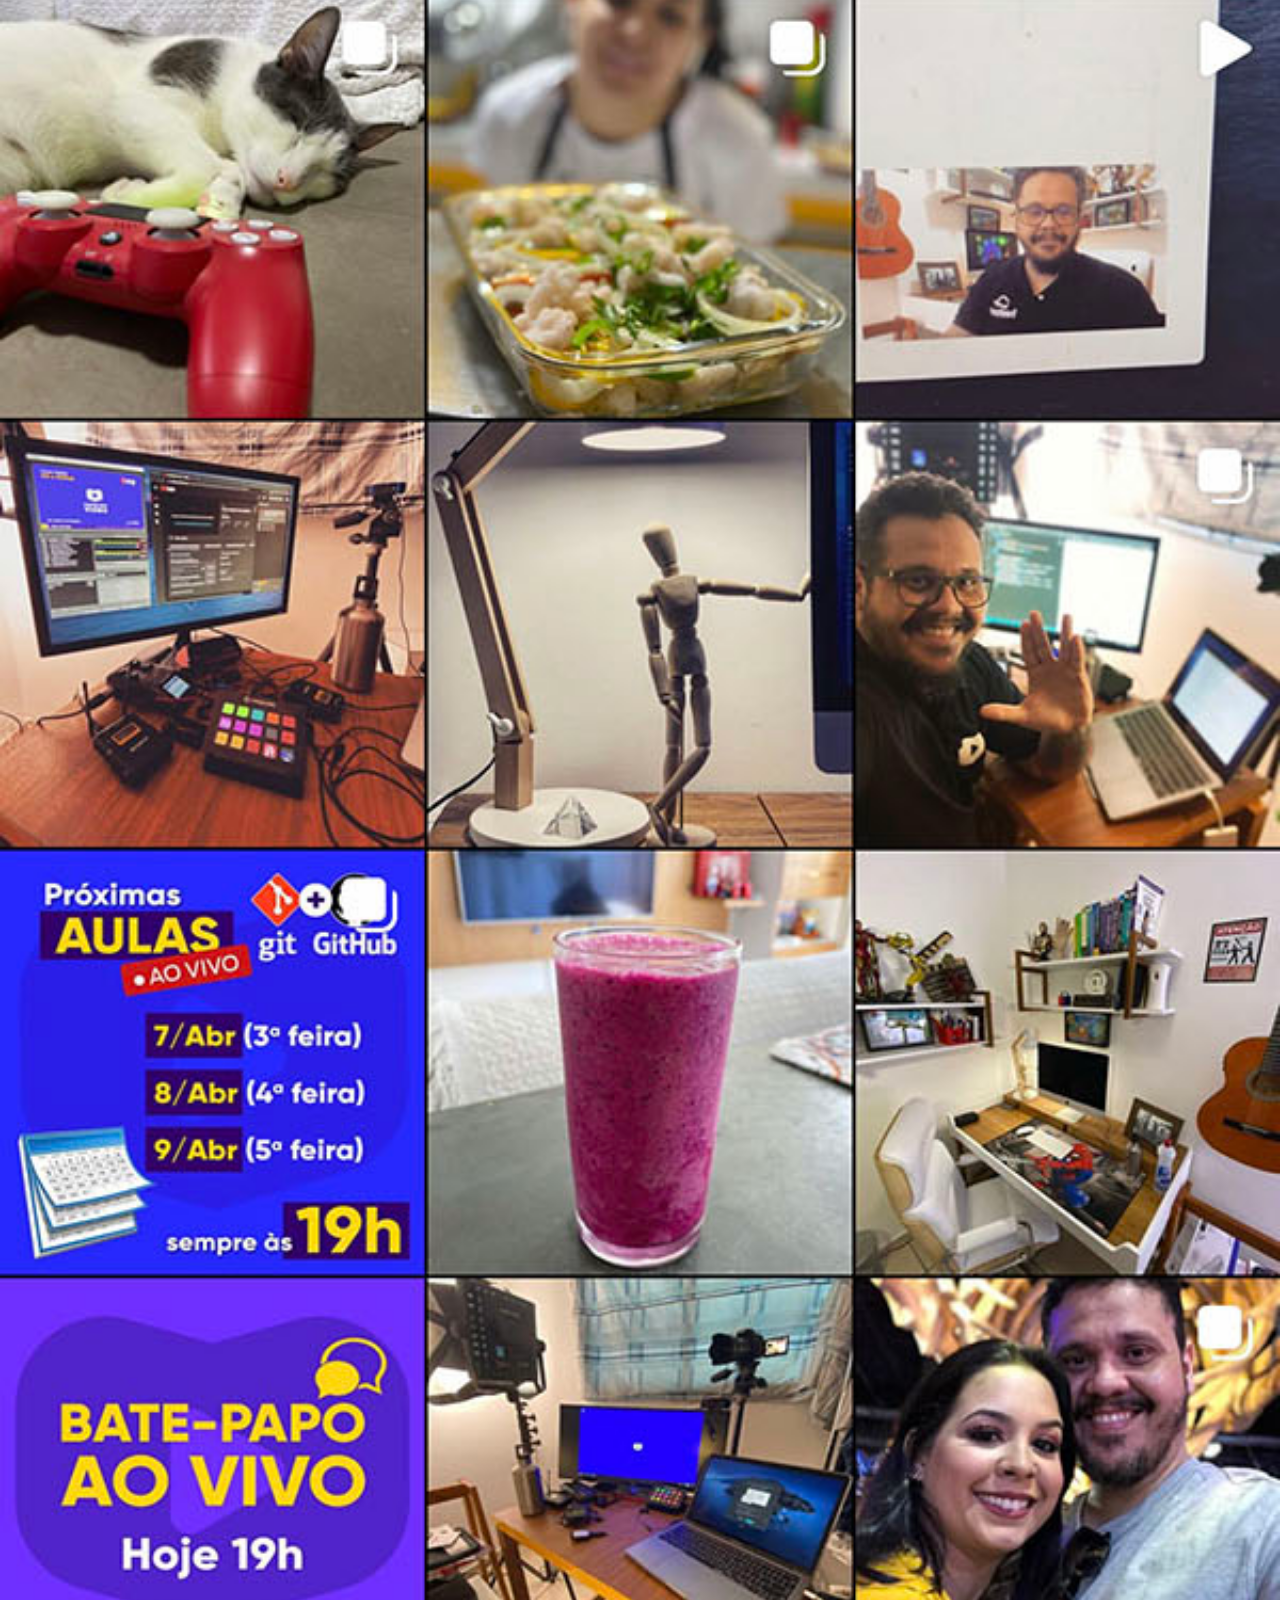
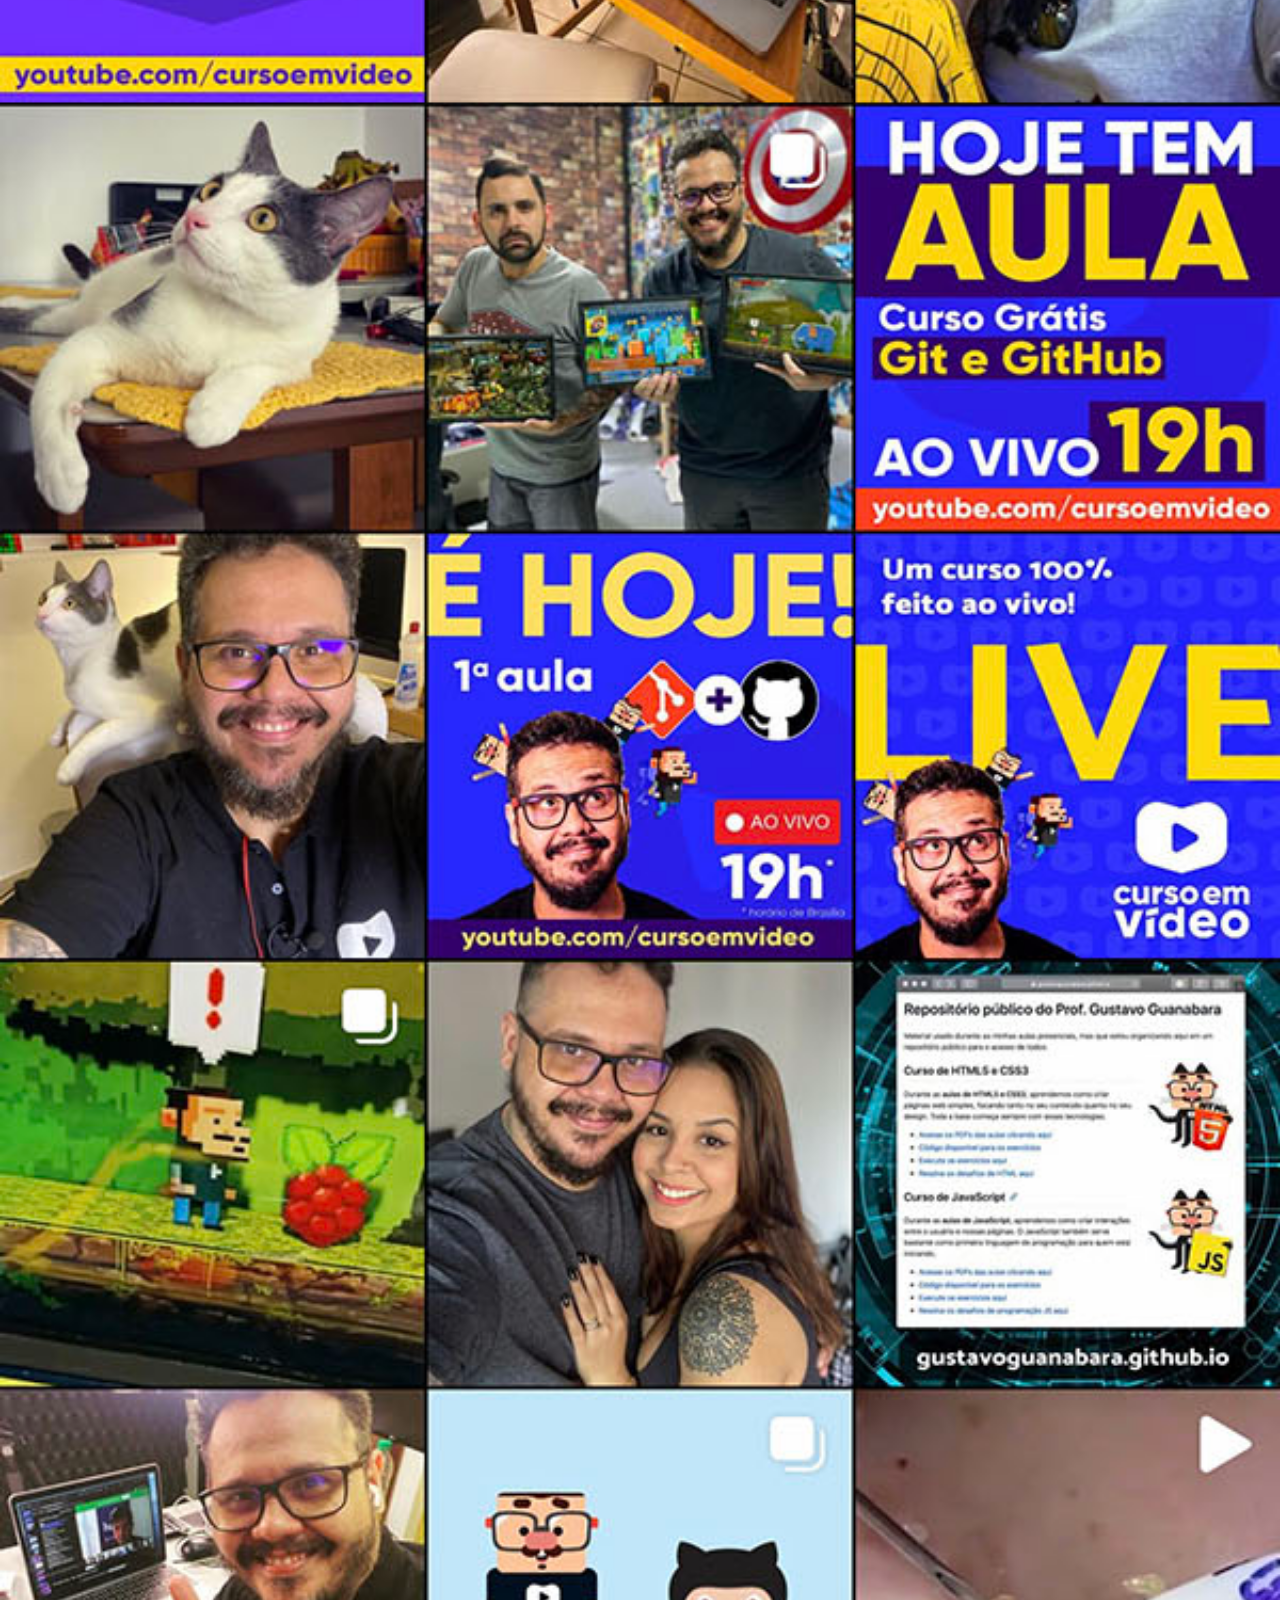
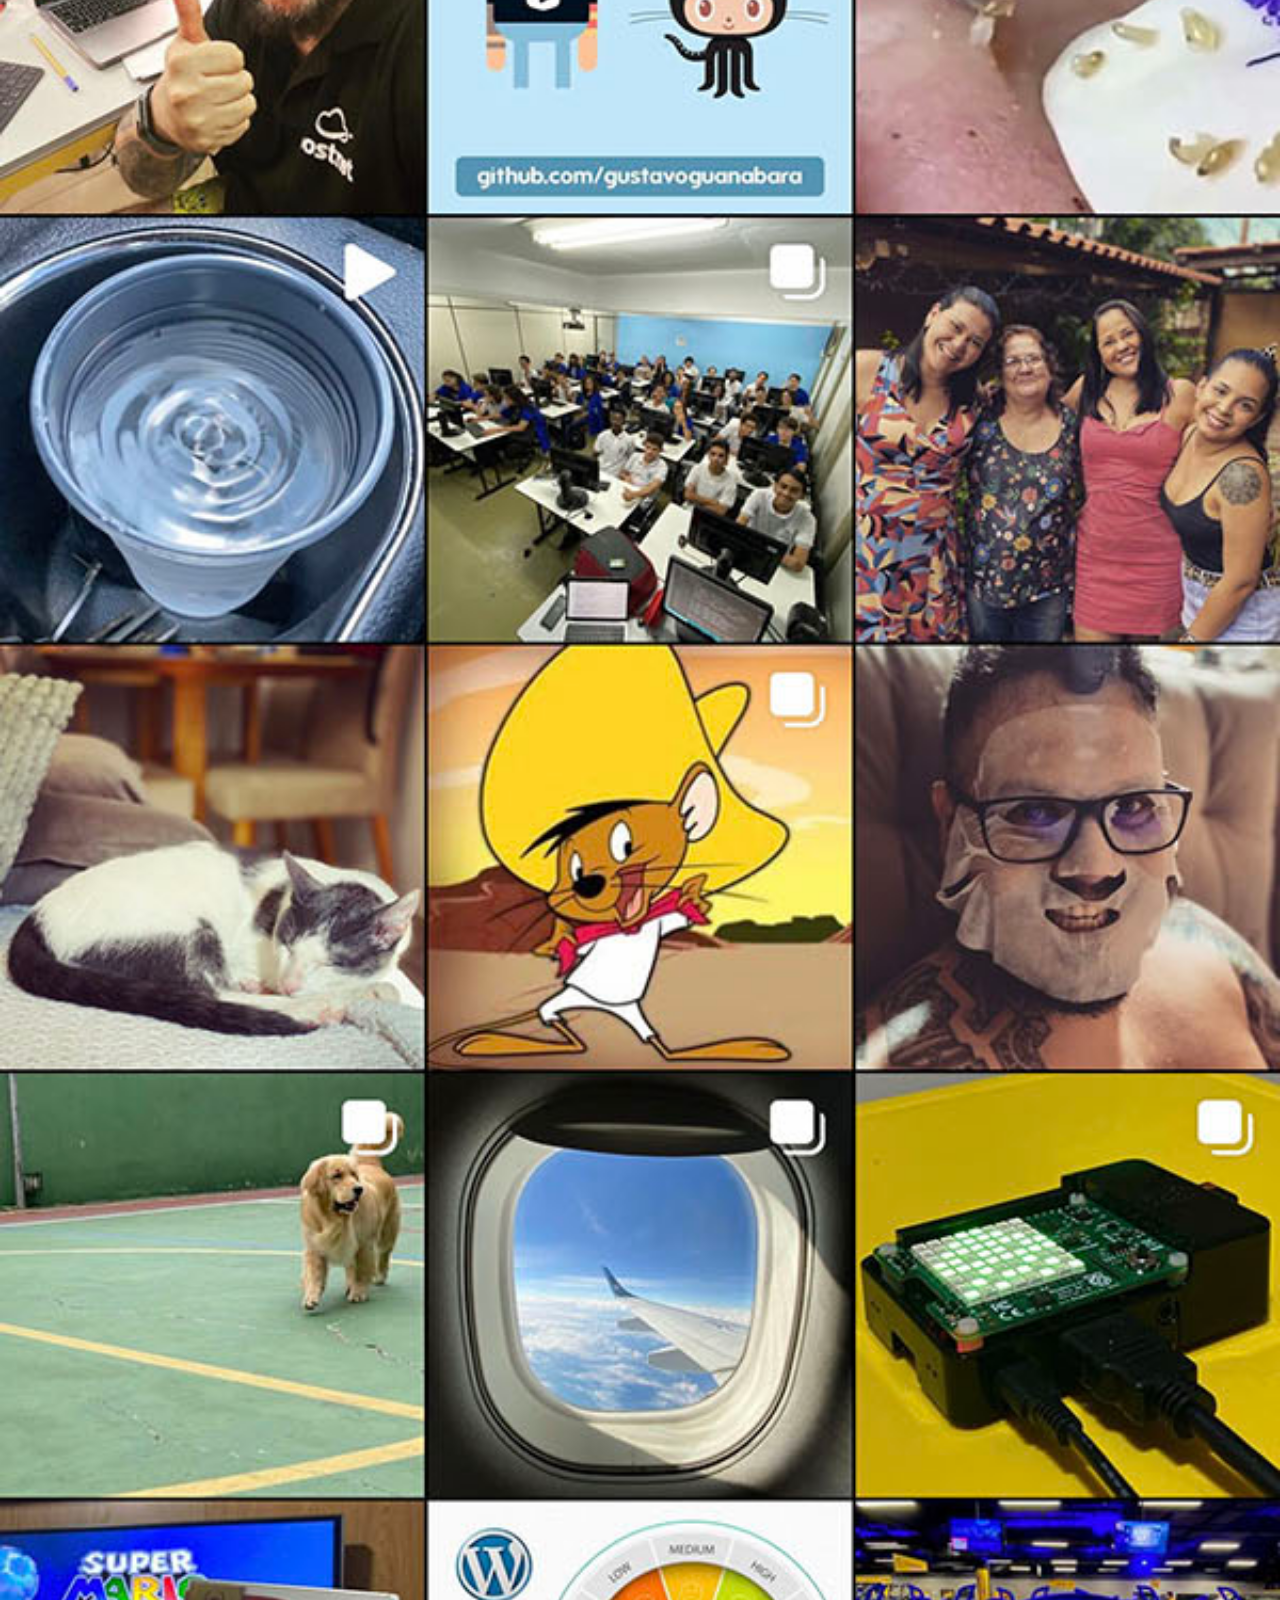
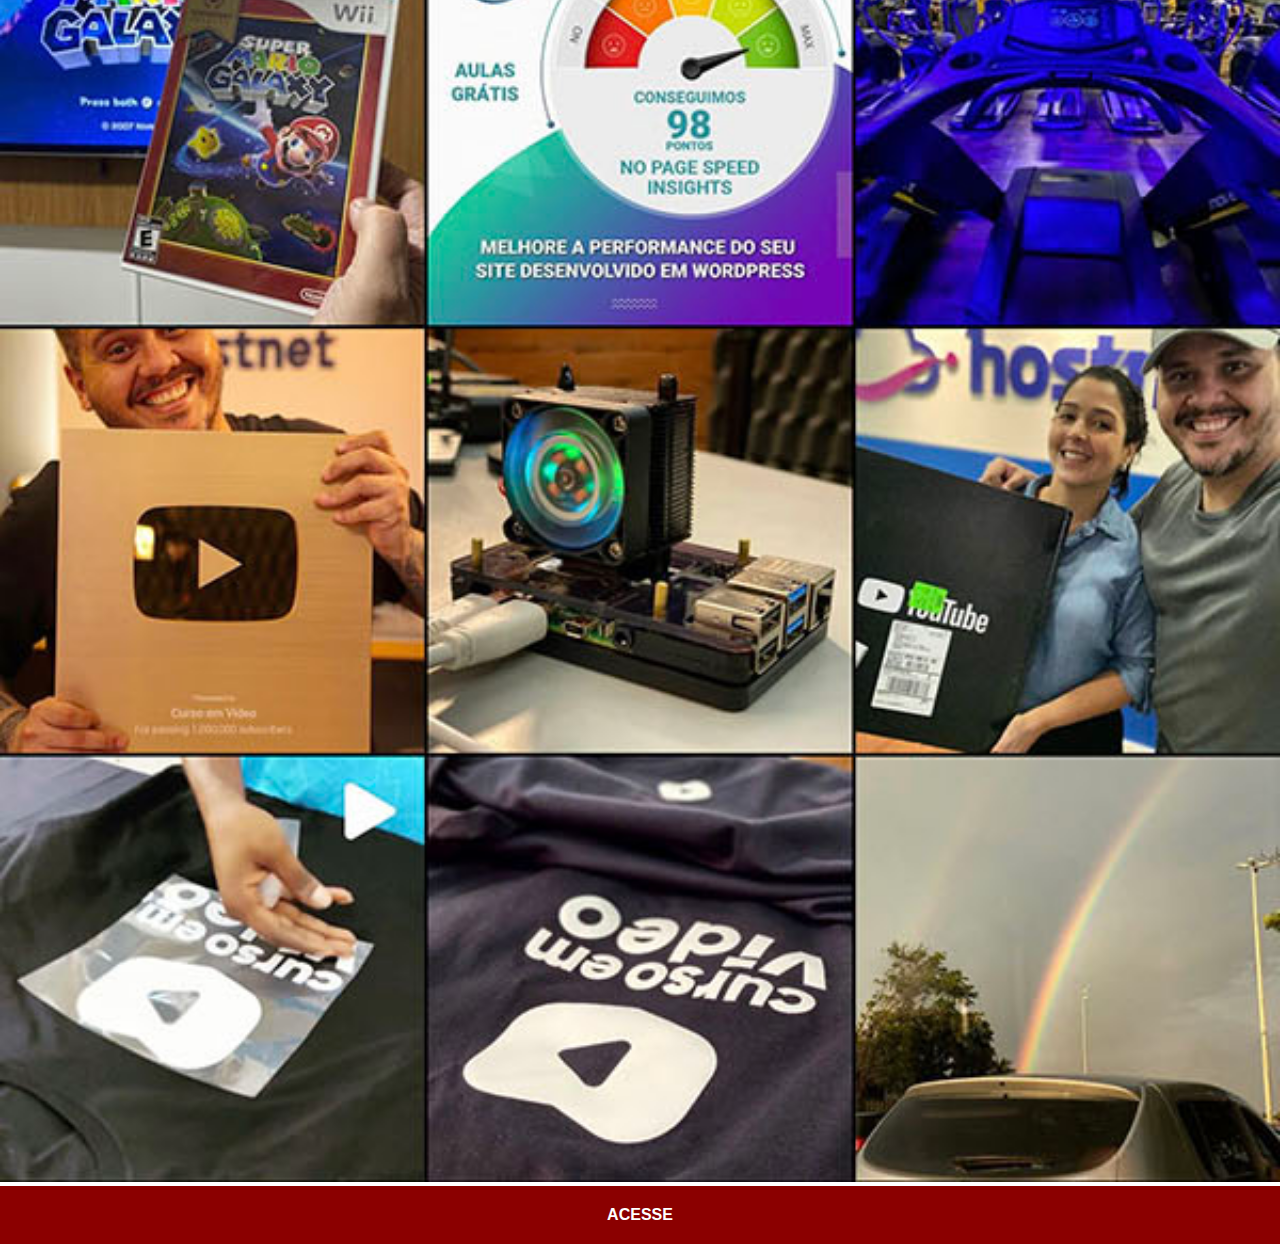
<file: instagram.html>
<!DOCTYPE html>
<html lang="pt-br">
<head>
    <meta charset="UTF-8">
    <meta http-equiv="X-UA-Compatible" content="IE=edge">
    <meta name="viewport" content="width=device-width, initial-scale=1.0">
    <title>GitHub</title>
    <link rel="stylesheet" href="estilos/social.css">
</head>
<body>
   <img src="imagens/tela-instagram.jpg" alt="Instagram"> 
   <a href="">ACESSE</a>
</body>
</html>
</file>
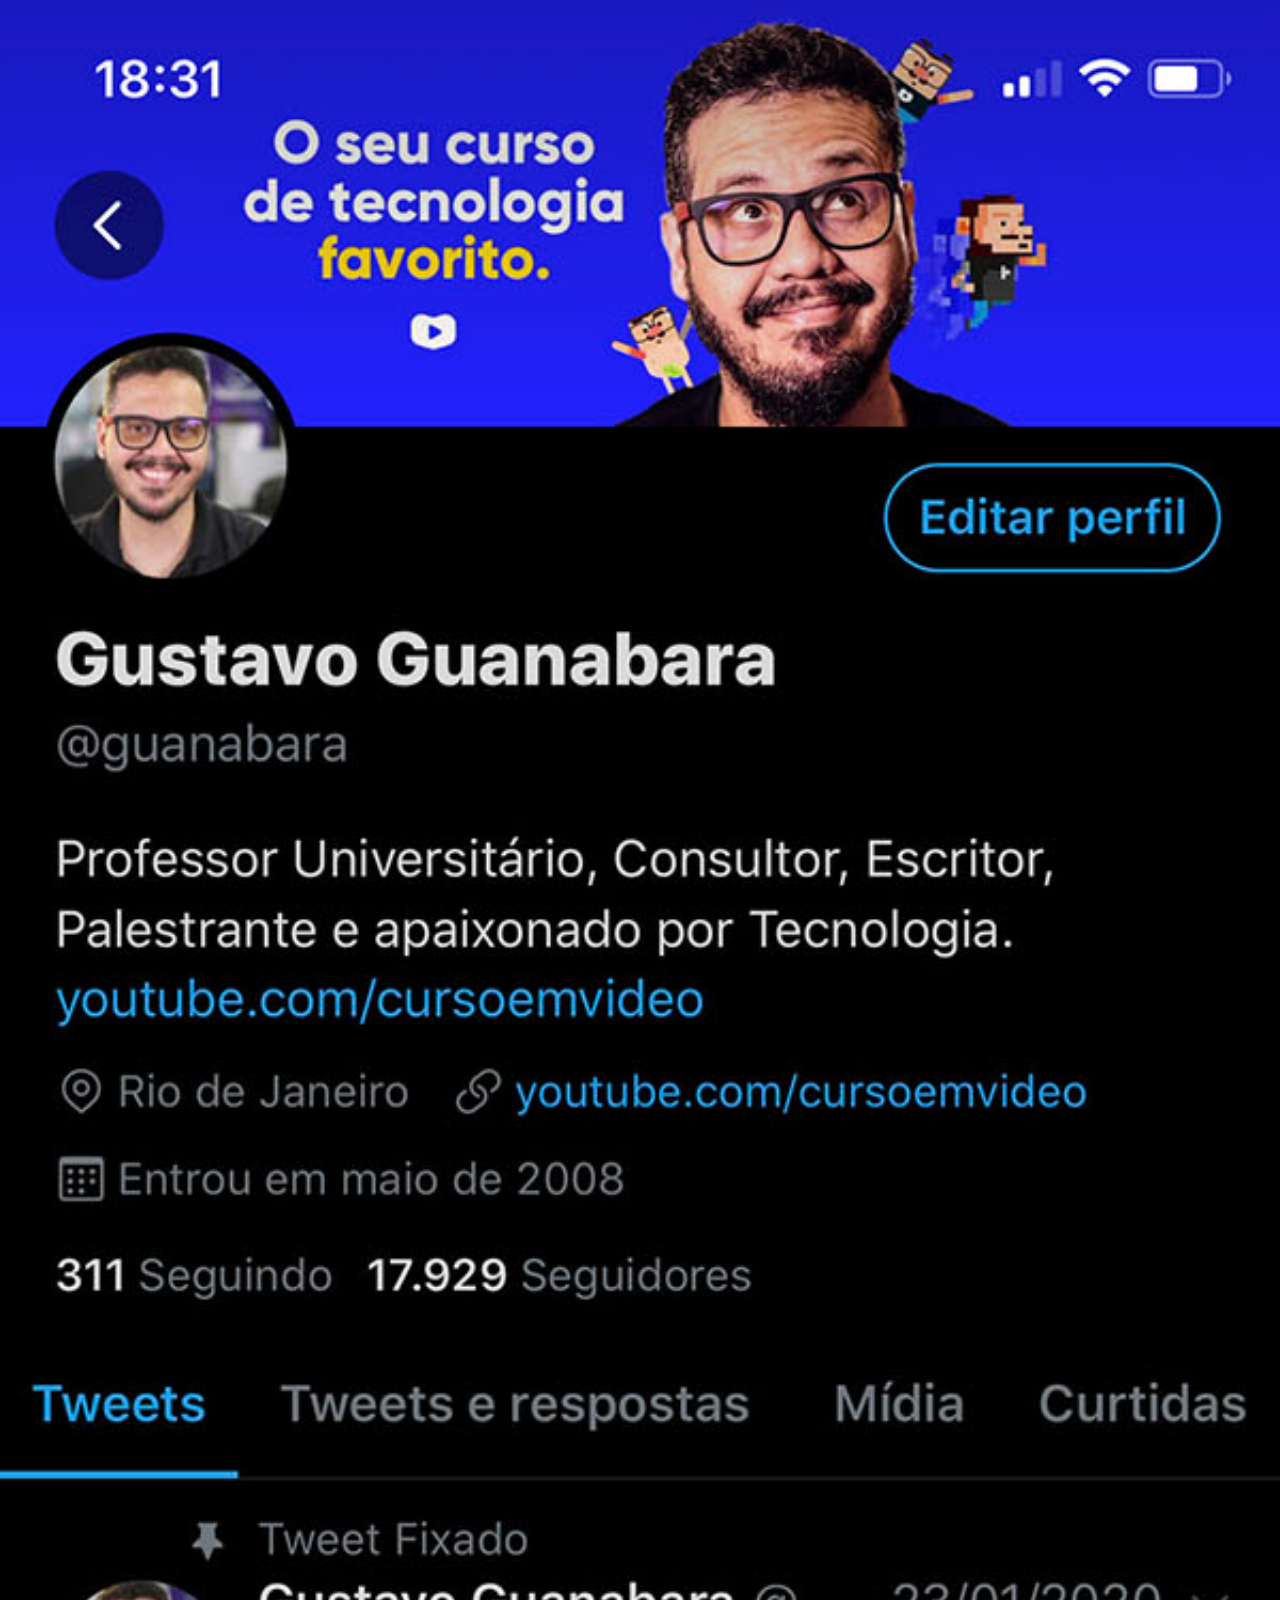
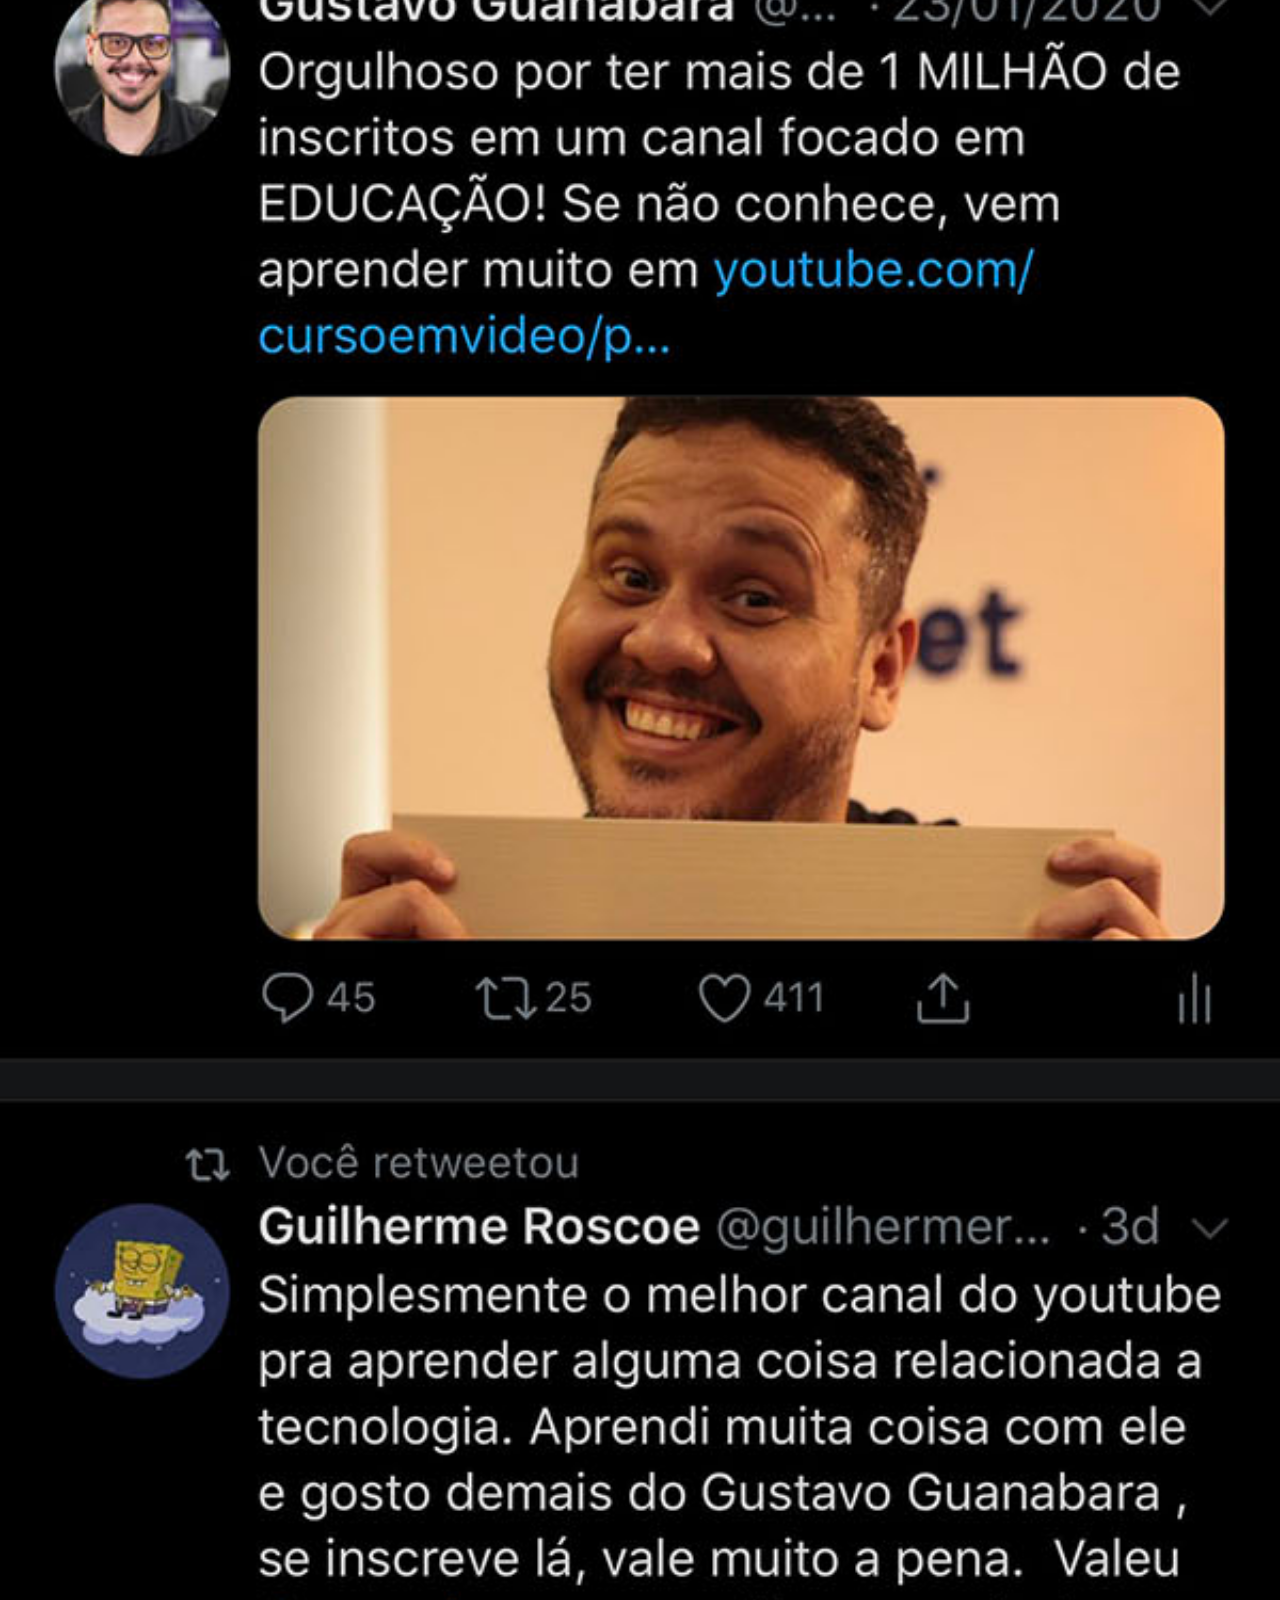
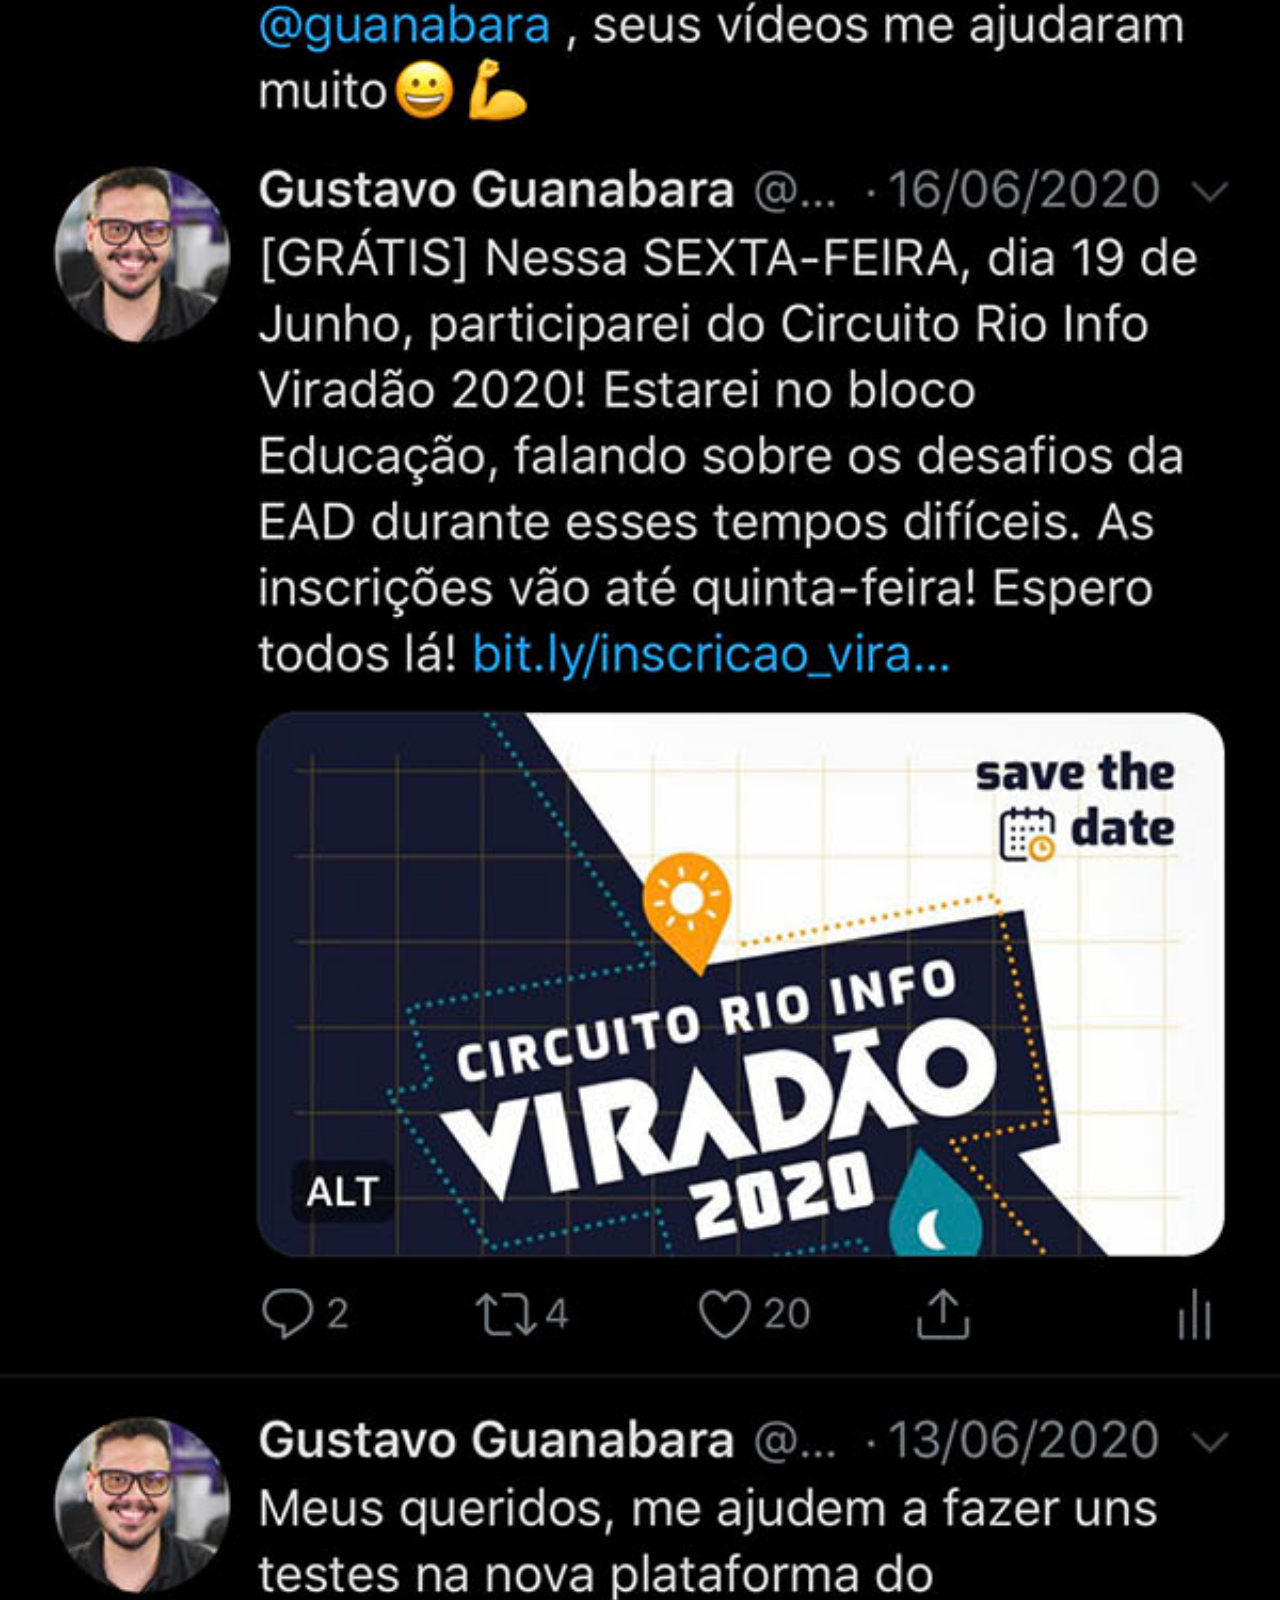
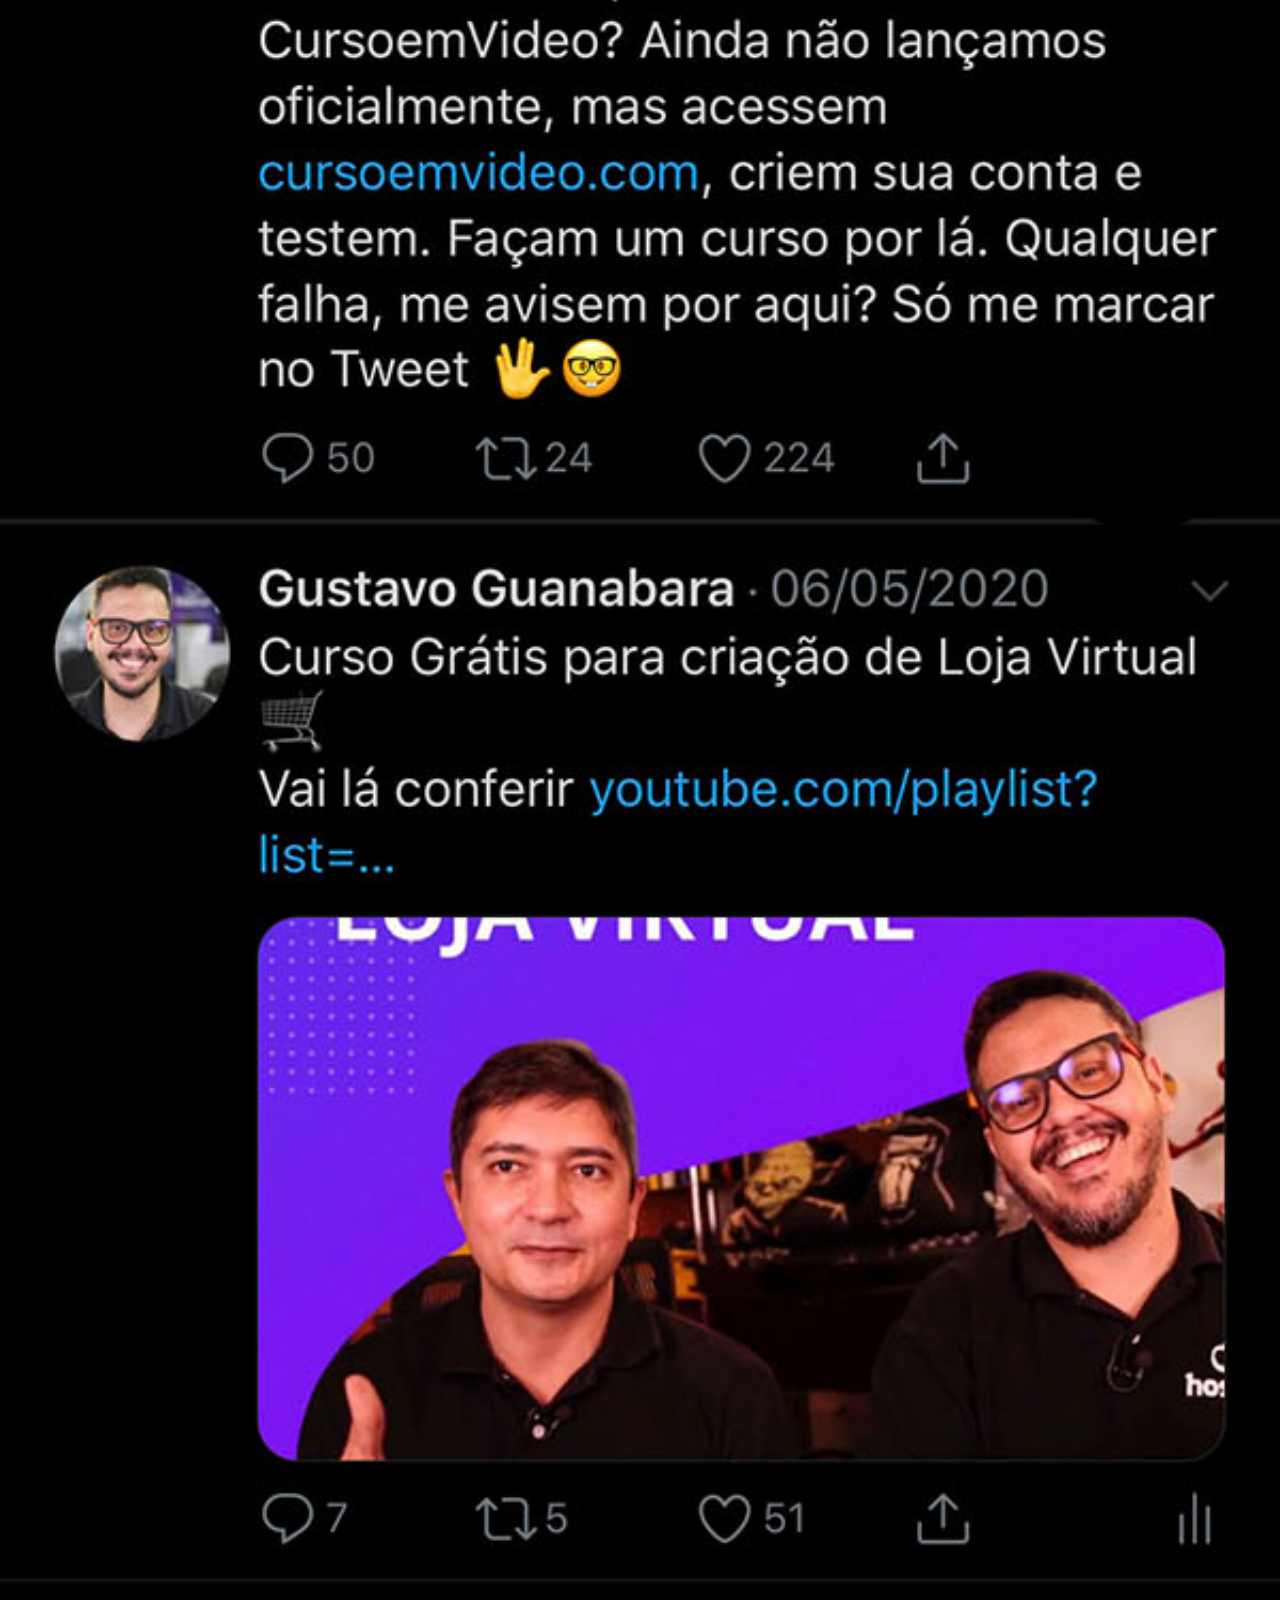
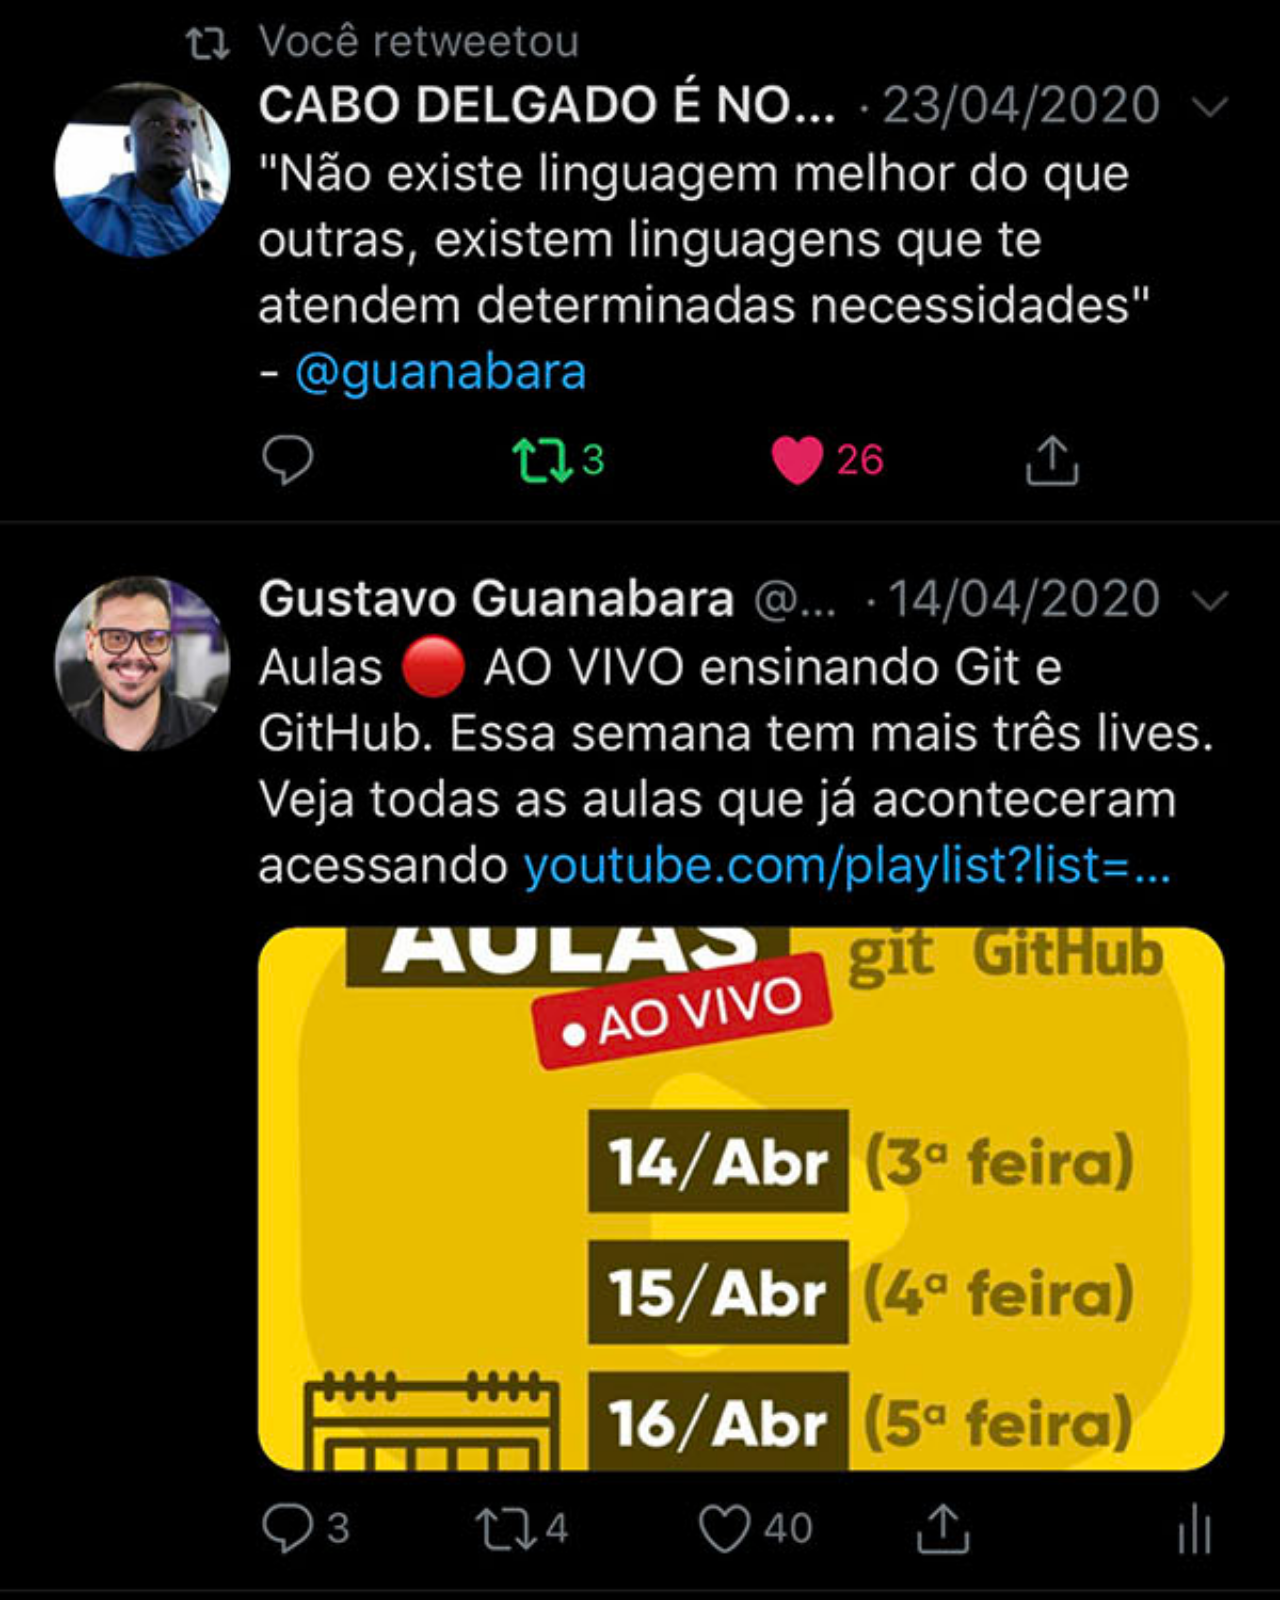
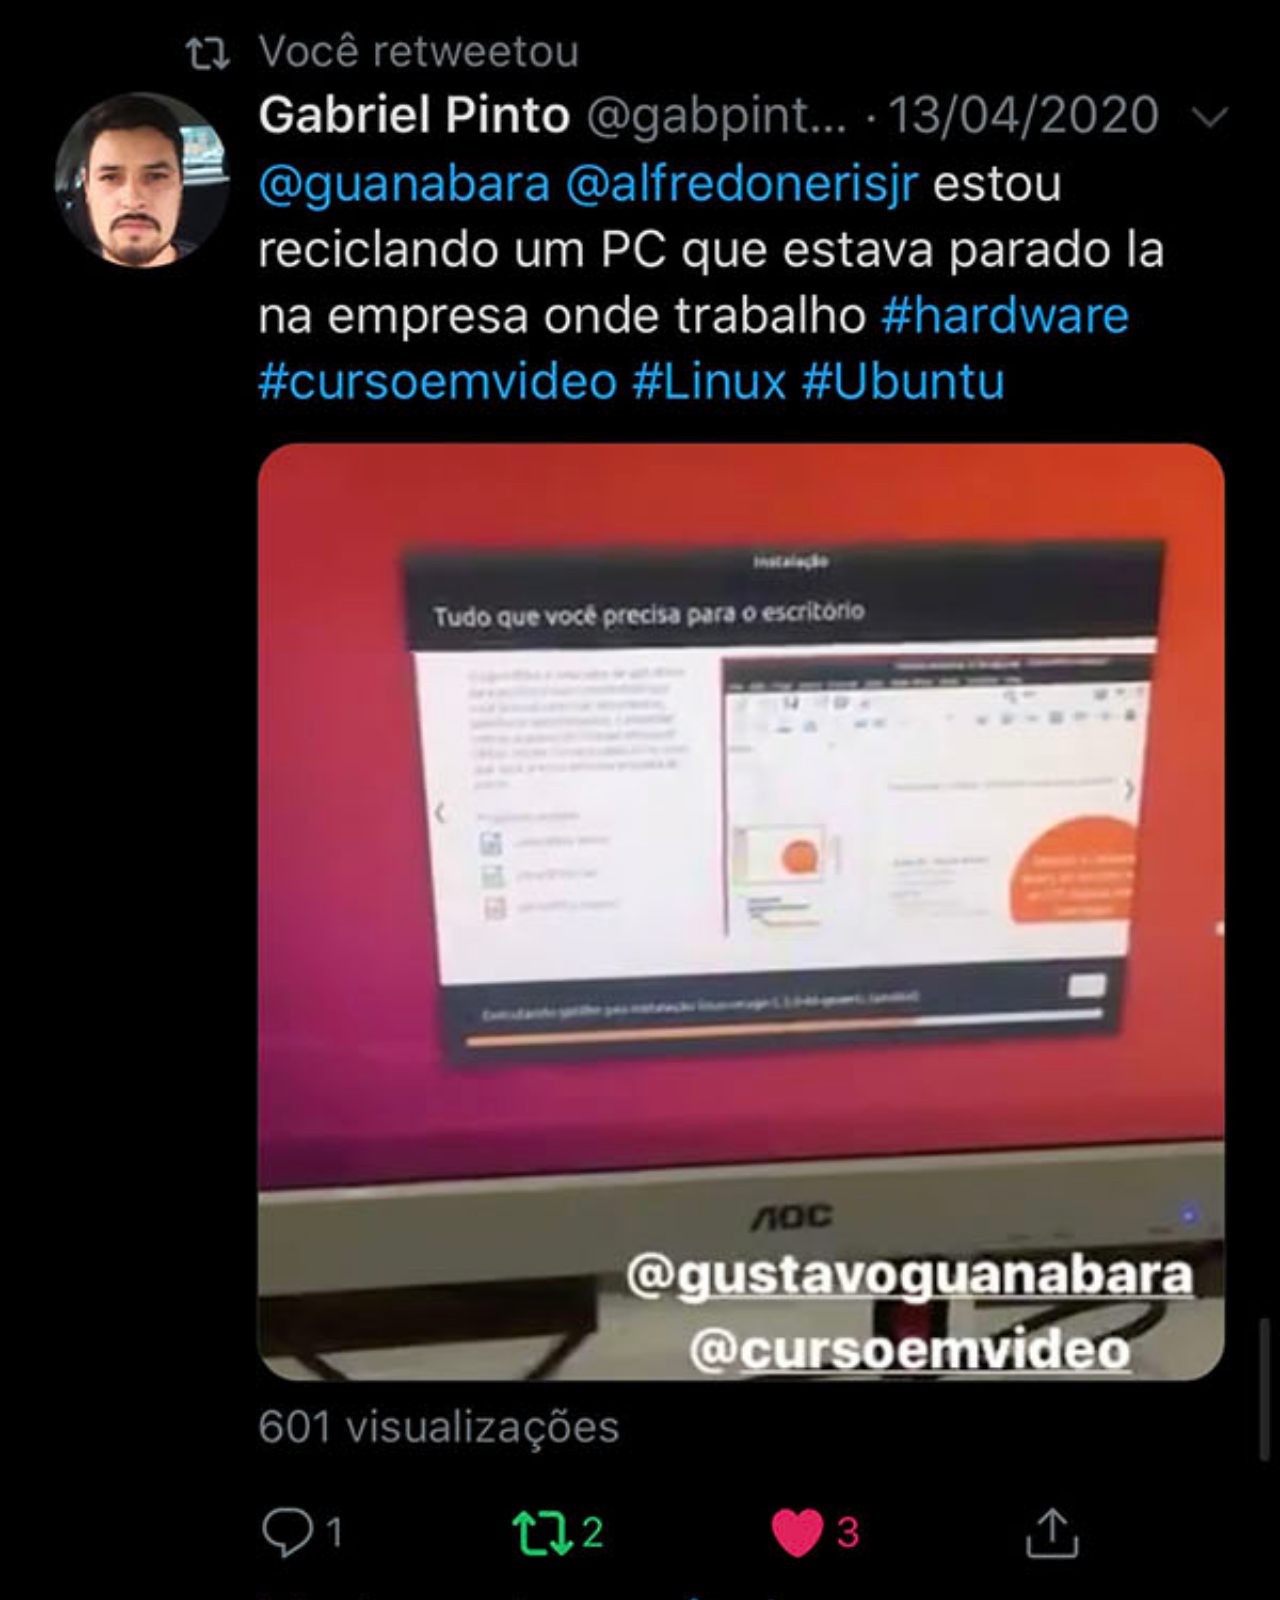
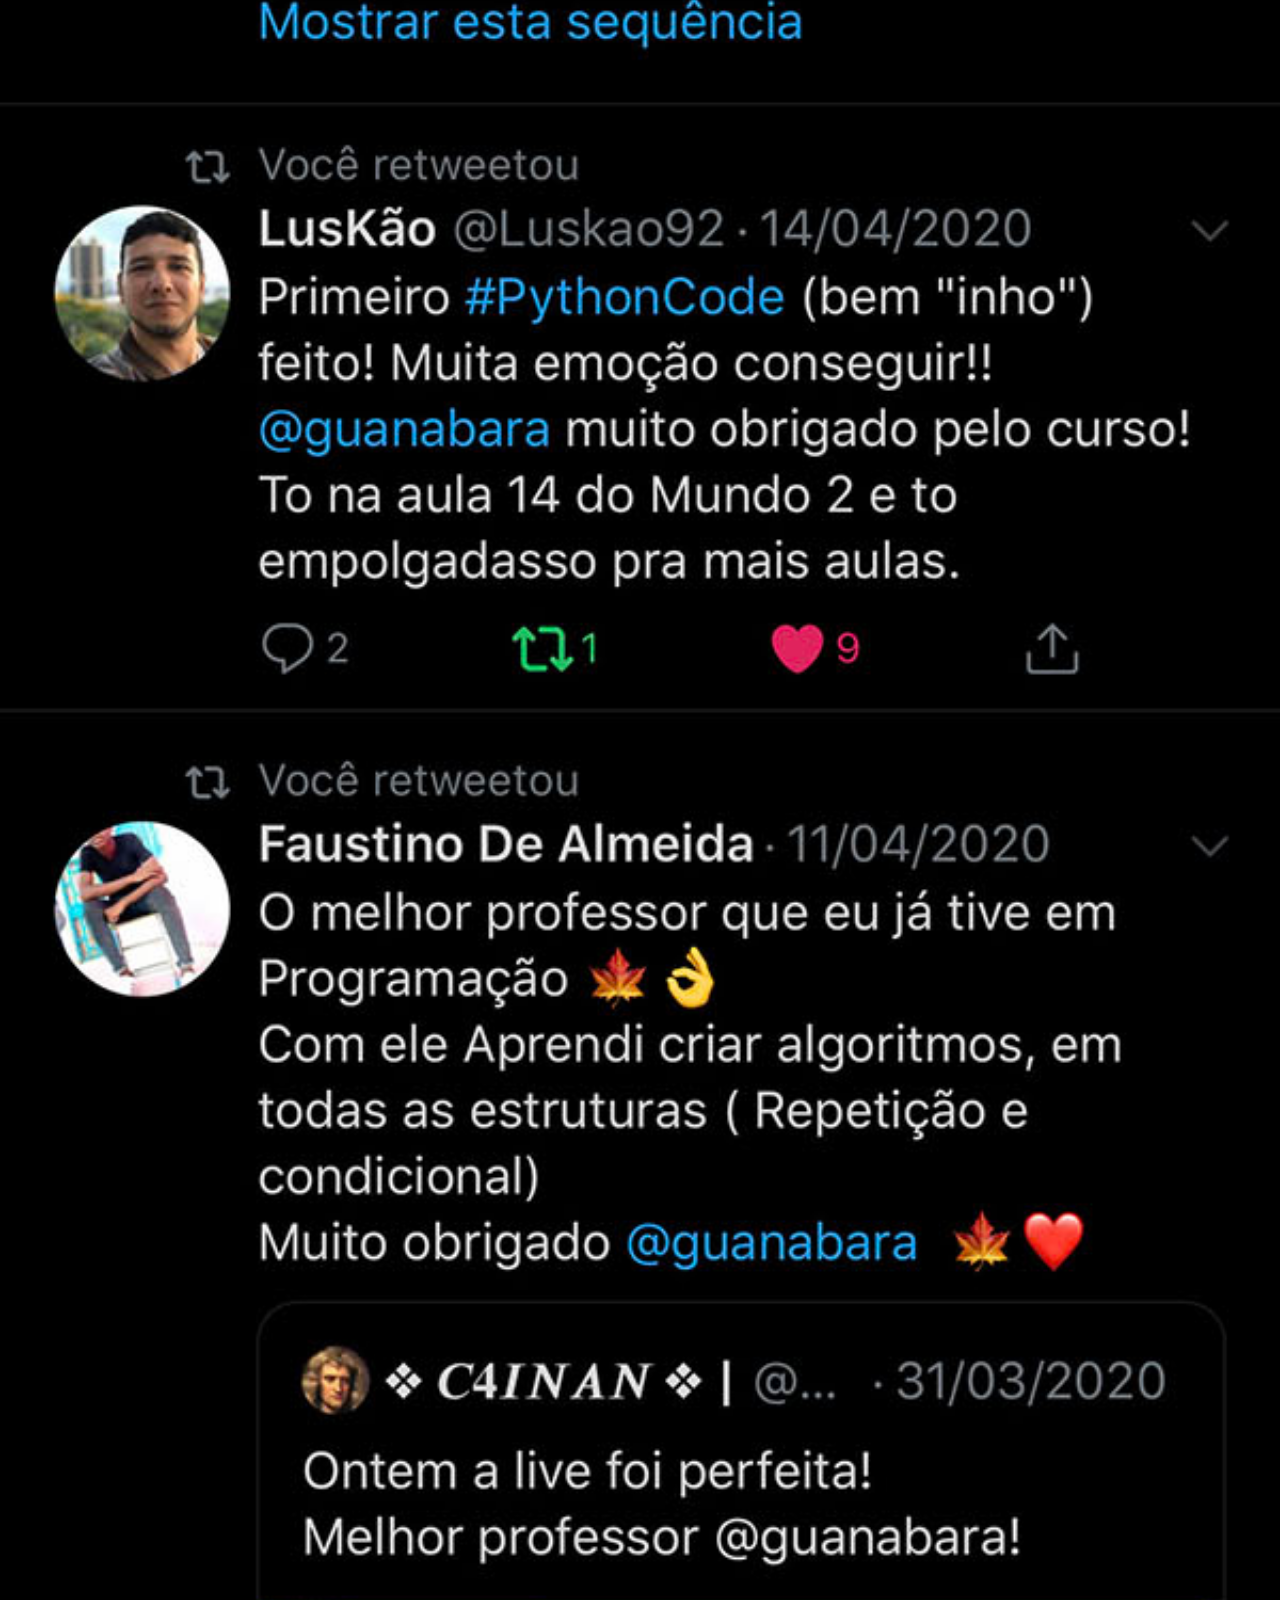
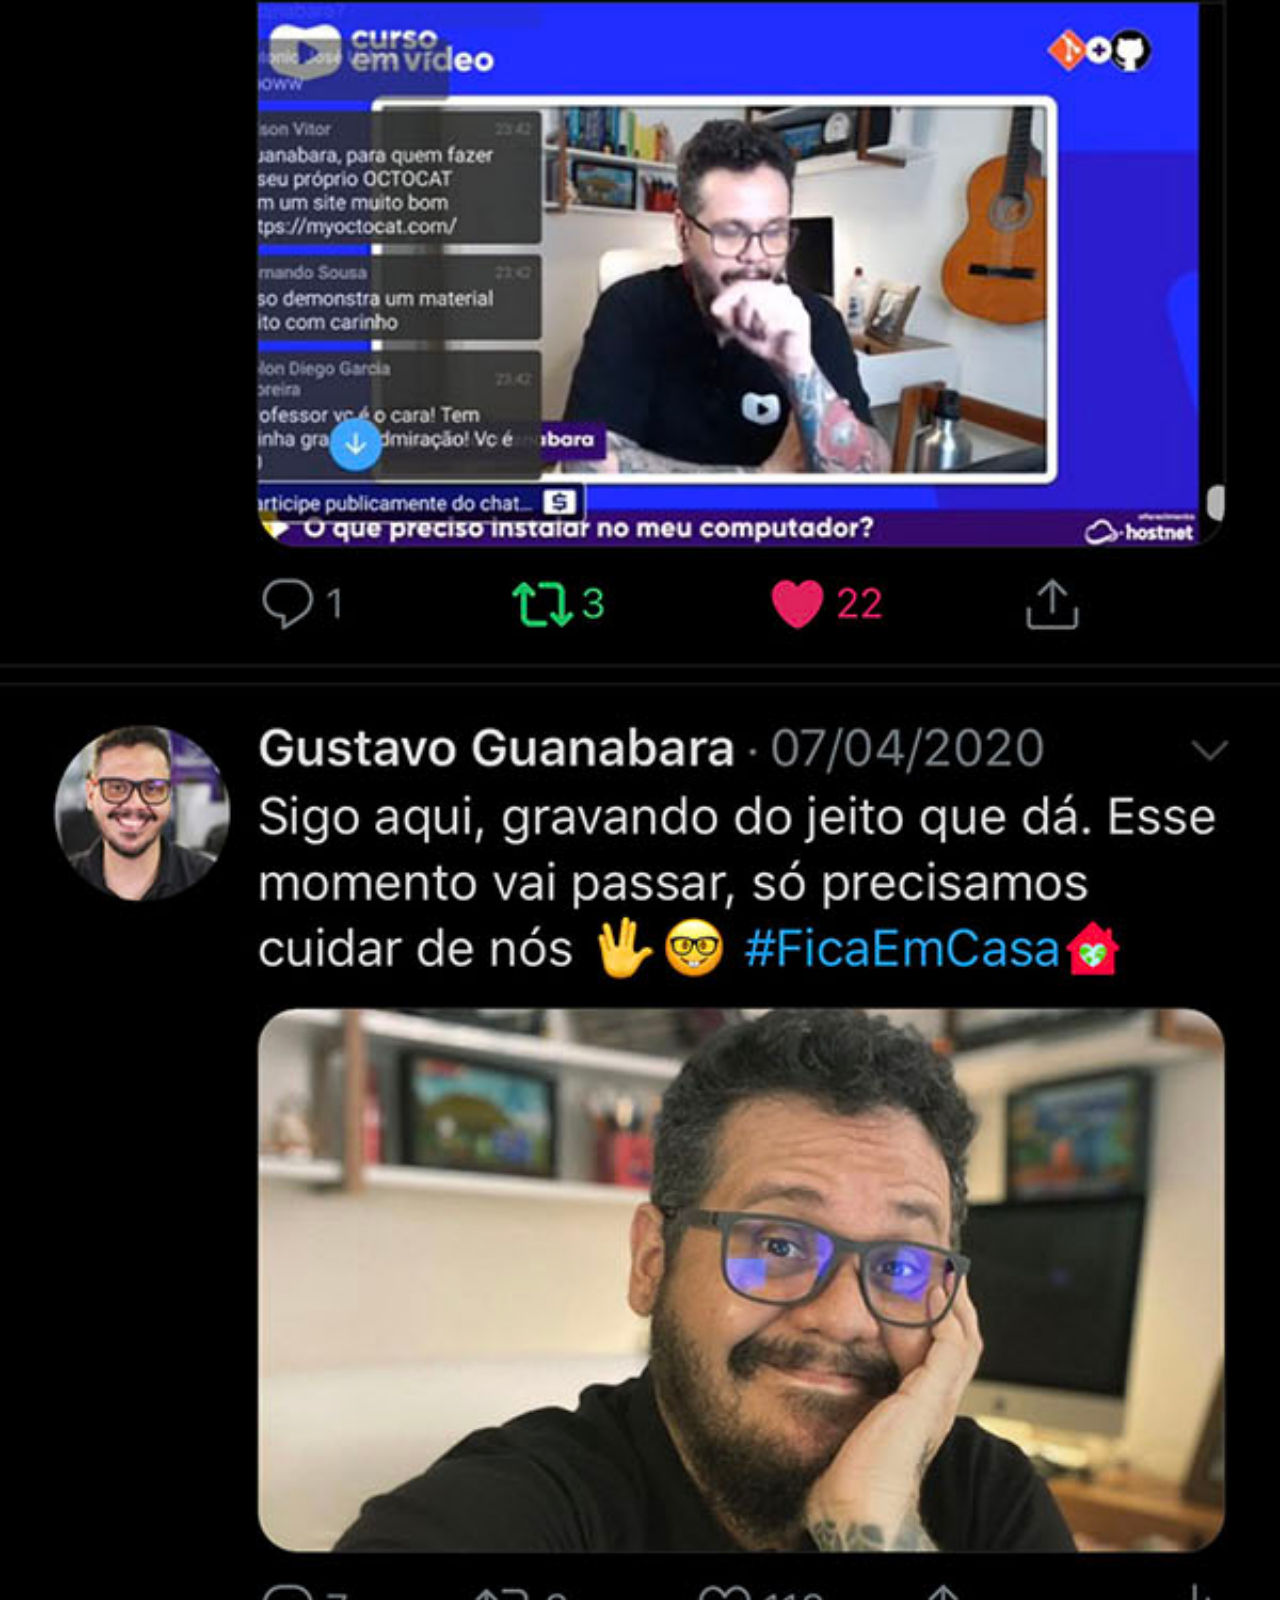
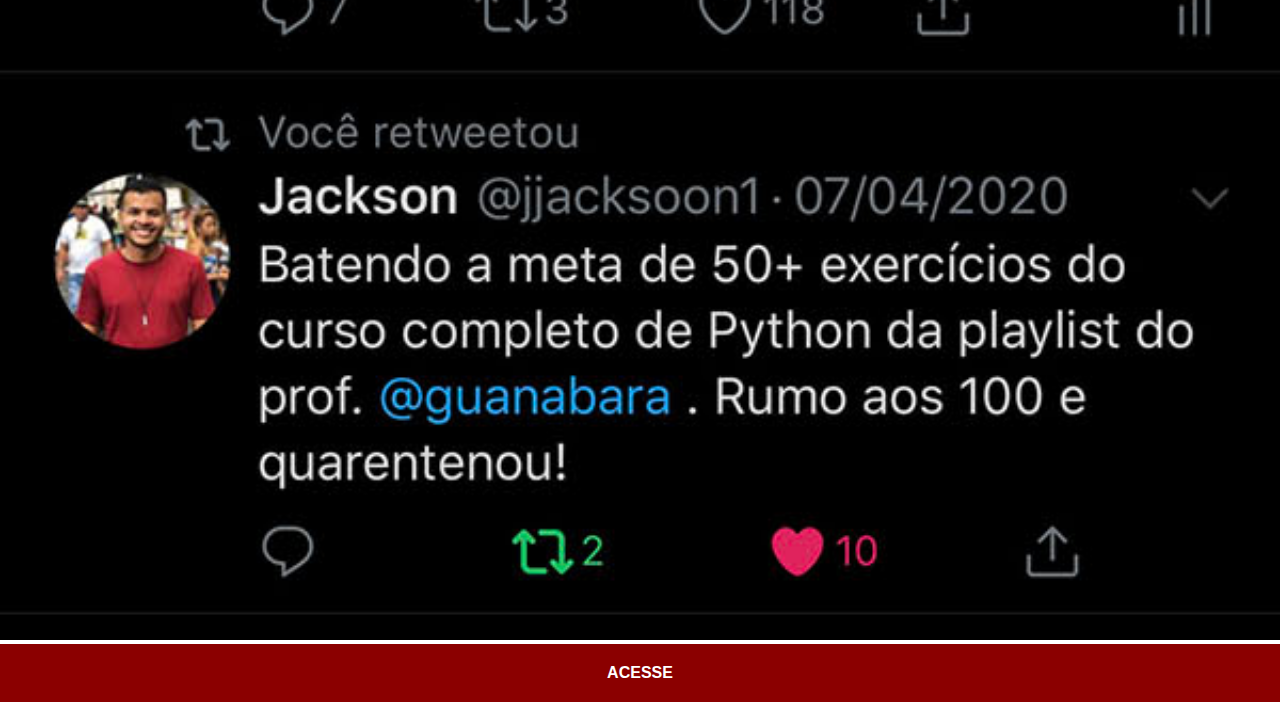
<file: twitter.html>
<!DOCTYPE html>
<html lang="pt-br">
<head>
    <meta charset="UTF-8">
    <meta http-equiv="X-UA-Compatible" content="IE=edge">
    <meta name="viewport" content="width=device-width, initial-scale=1.0">
    <title>GitHub</title>
    <link rel="stylesheet" href="estilos/social.css">
</head>
<body>
   <img src="imagens/tela-twitter.jpg" alt="Twitter"> 
   <a href="">ACESSE</a>
</body>
</html>
</file>
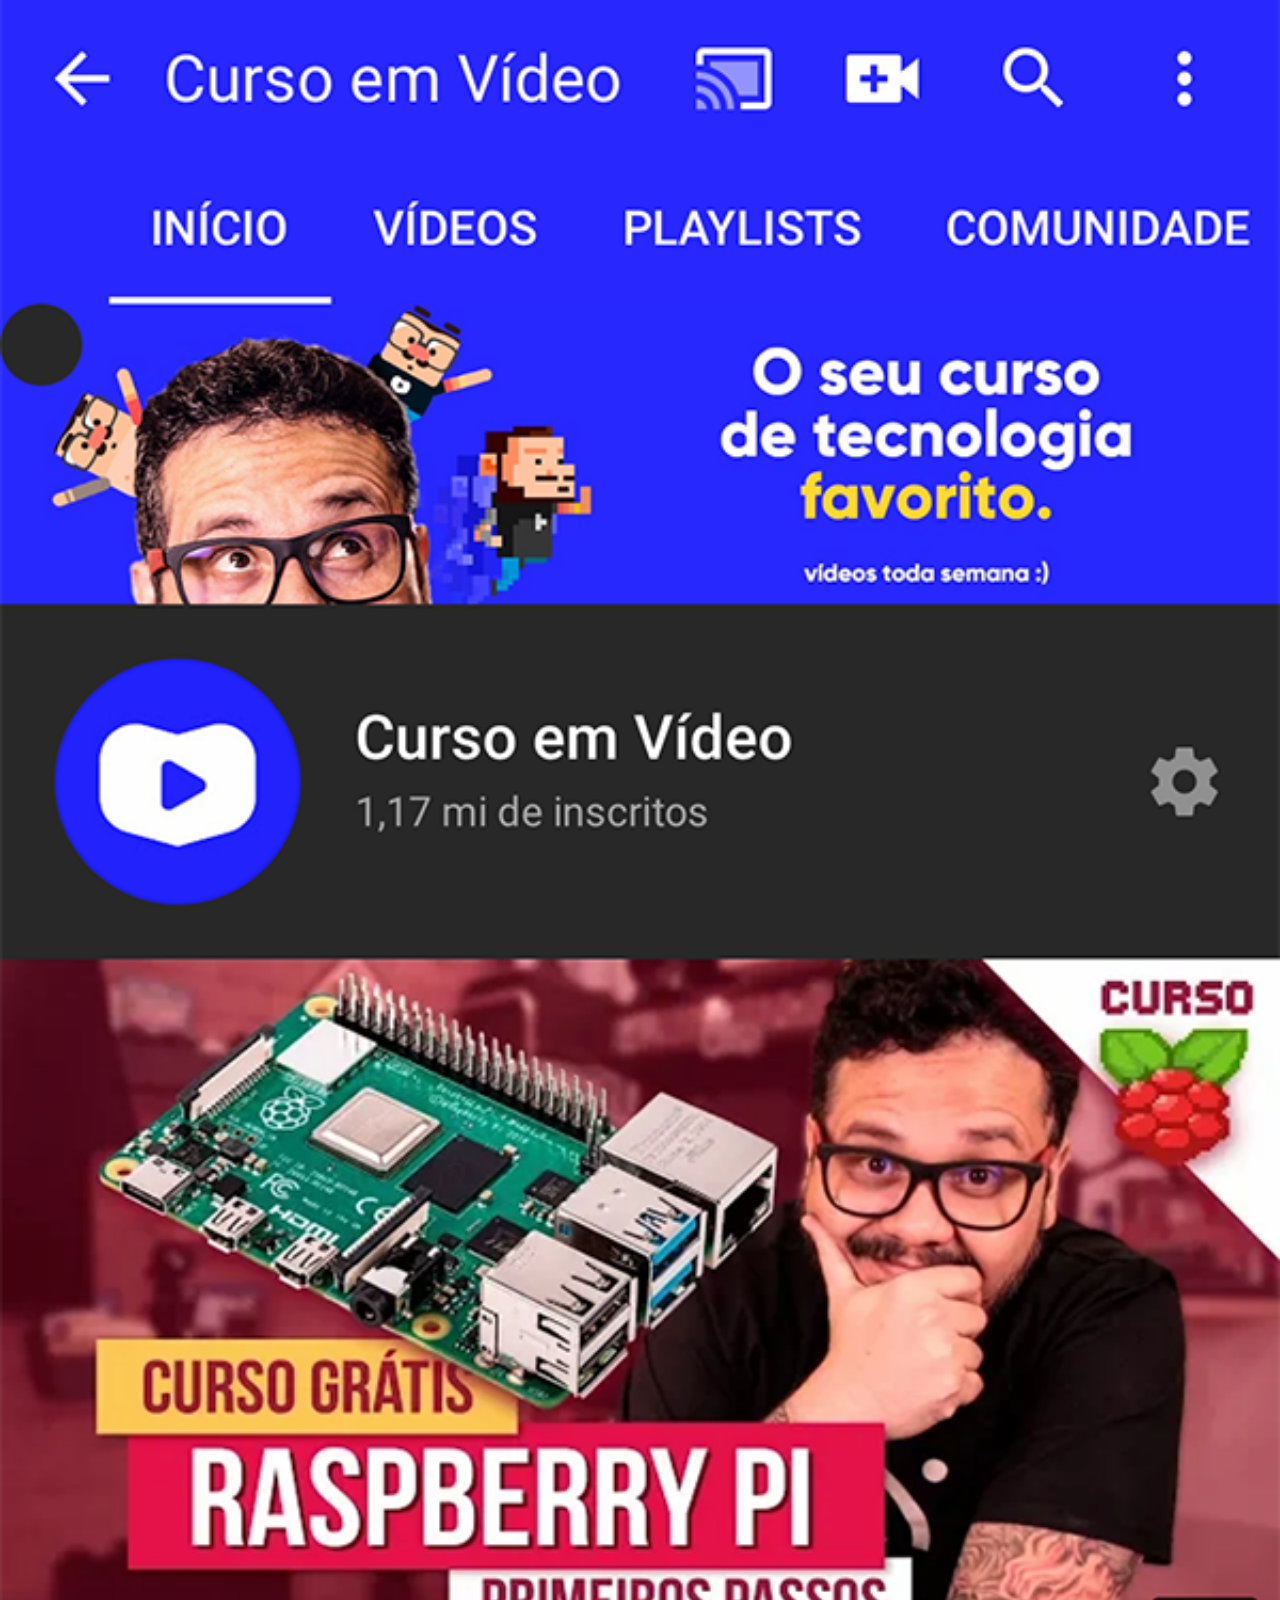
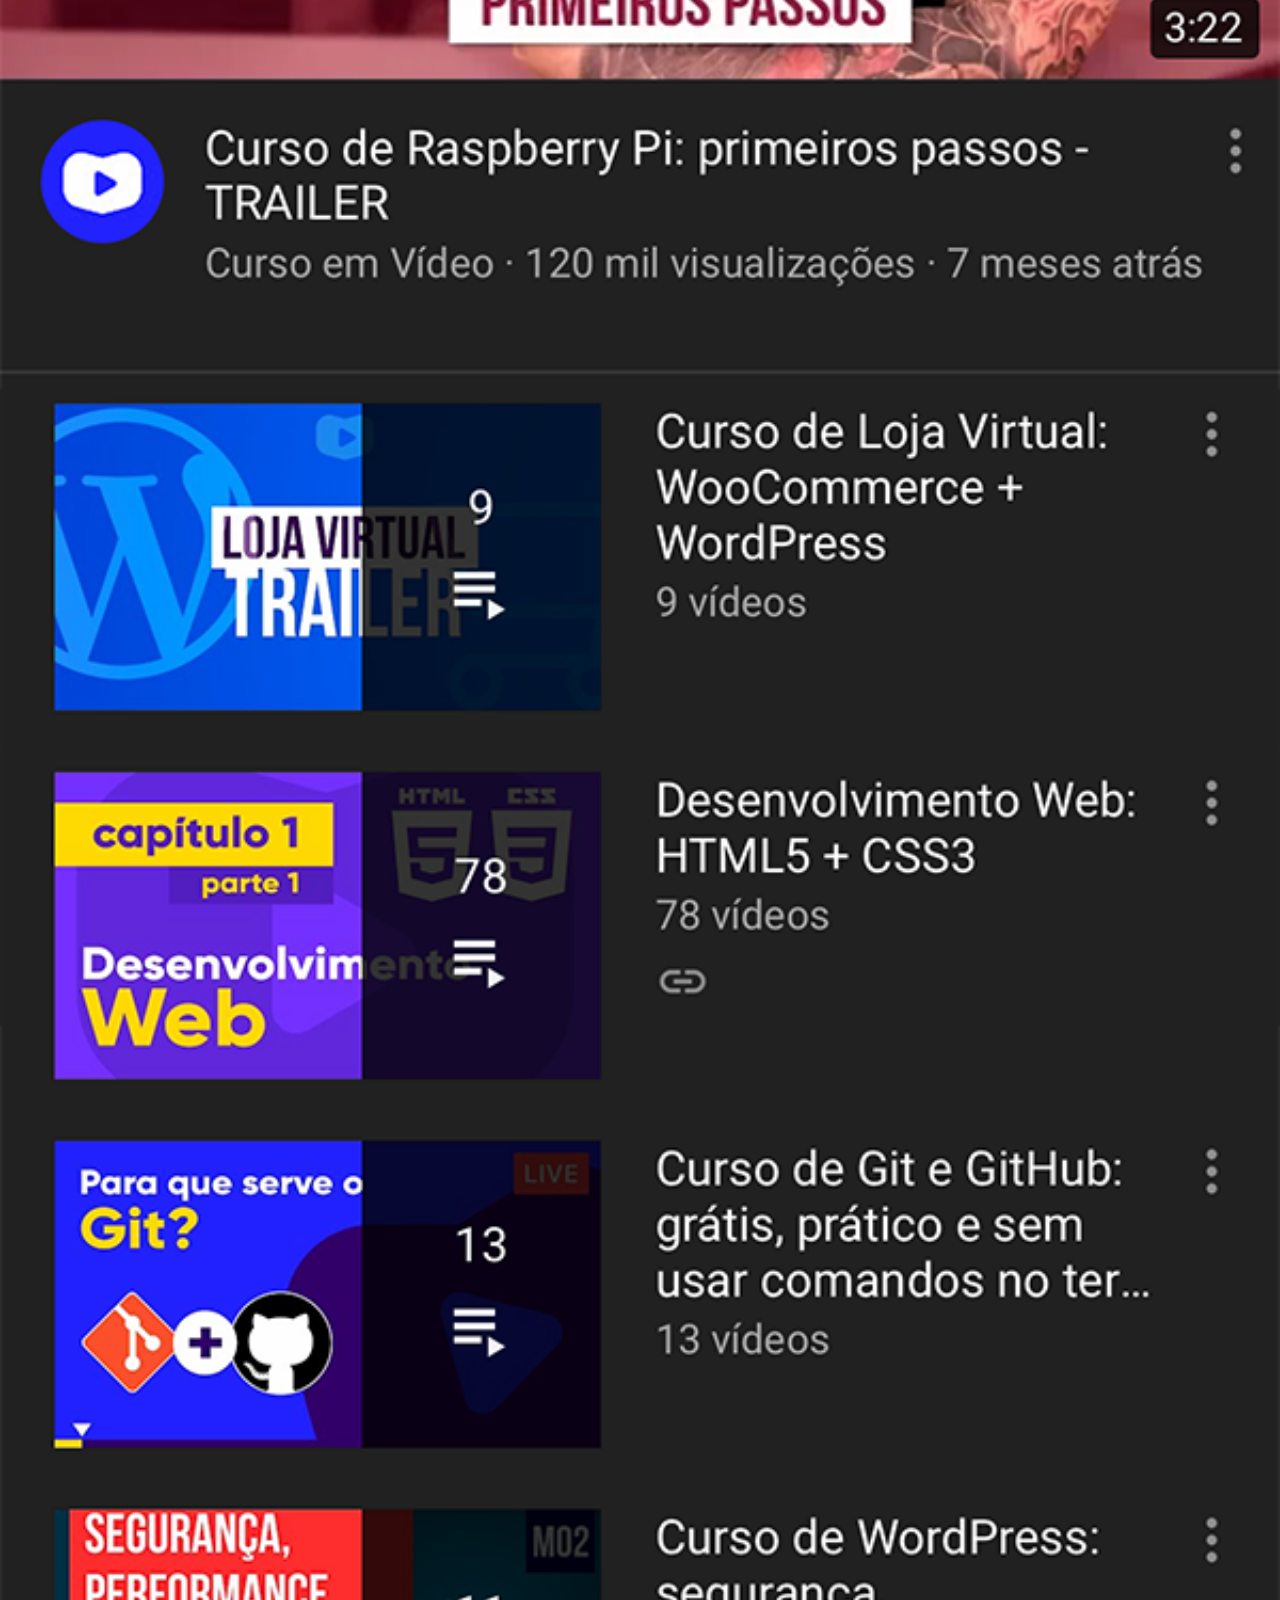
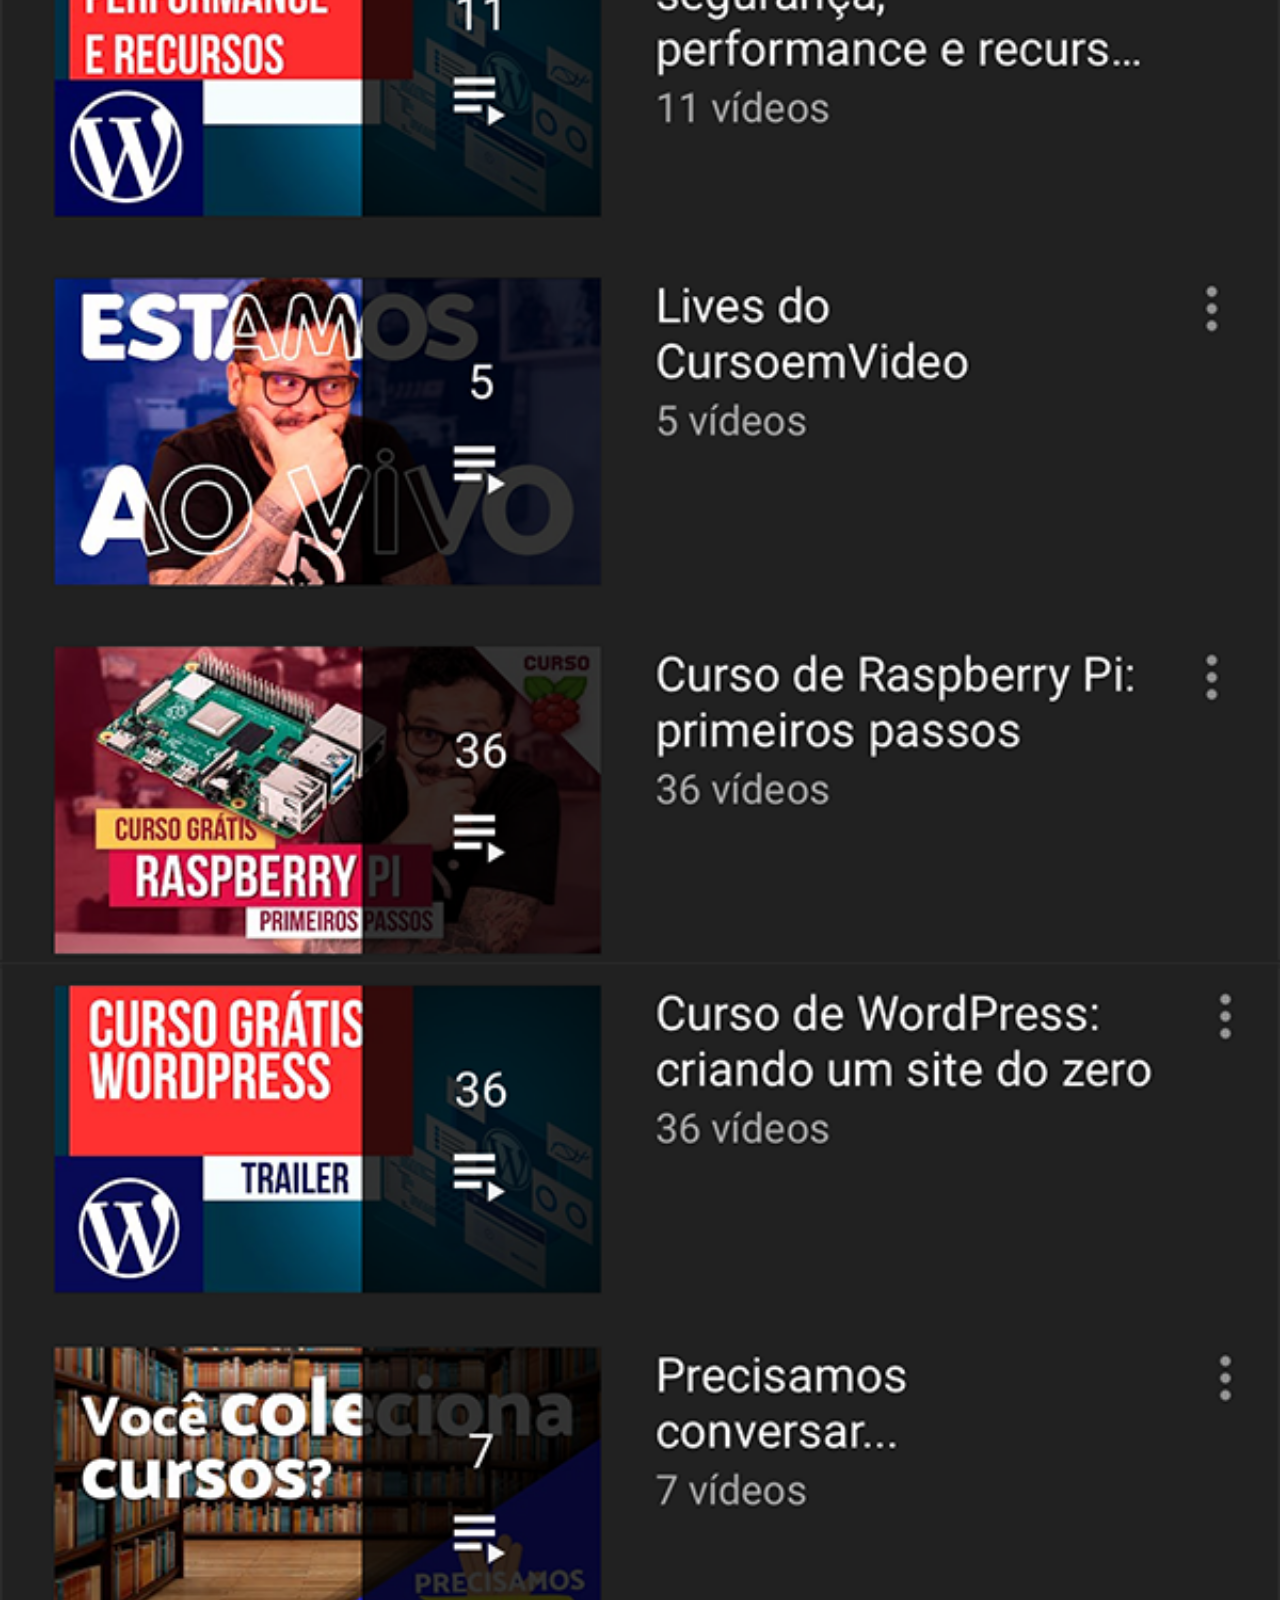
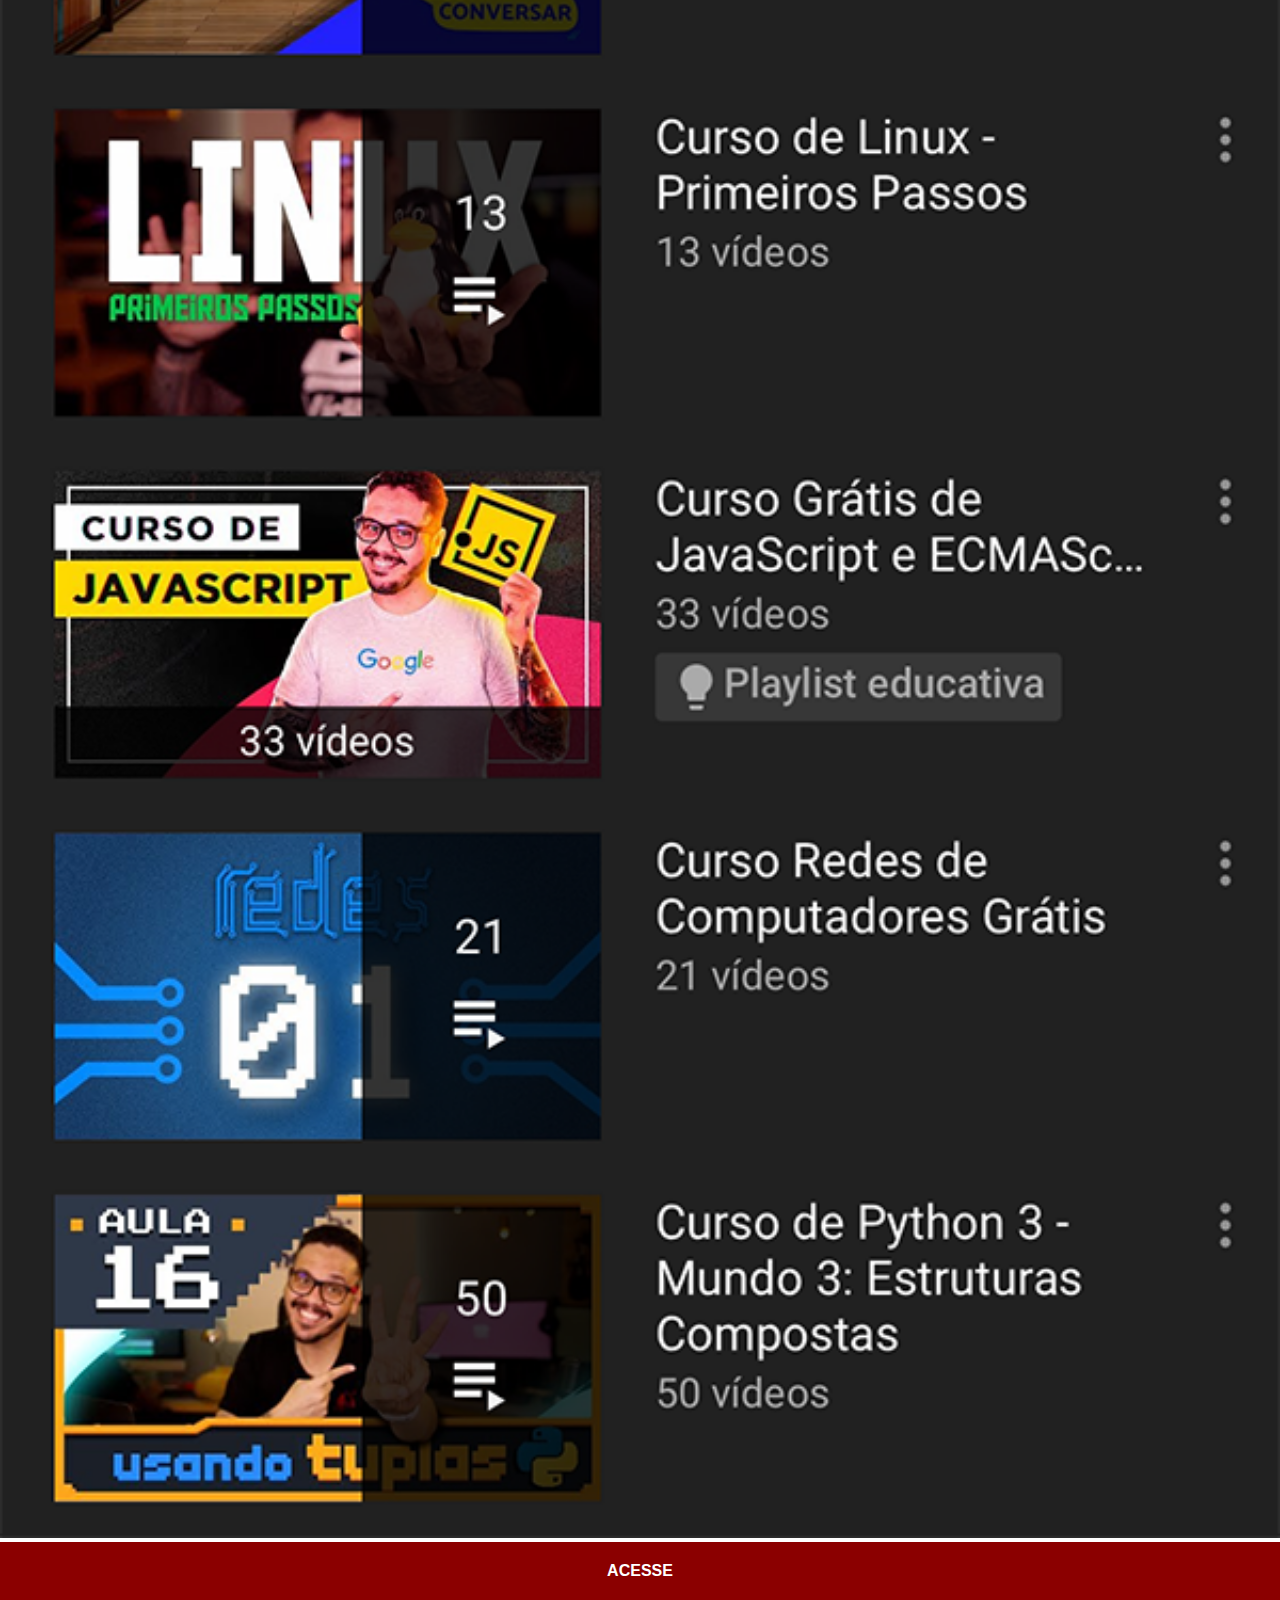
<file: youtube.html>
<!DOCTYPE html>
<html lang="pt-br">
<head>
    <meta charset="UTF-8">
    <meta http-equiv="X-UA-Compatible" content="IE=edge">
    <meta name="viewport" content="width=device-width, initial-scale=1.0">
    <title>YouTube</title>
    <link rel="stylesheet" href="estilos/social.css">
</head>
<body>
    <img src="imagens/tela-youtube.png" alt="YouTube">
    <a href="">ACESSE</a>
</body>
</html>
</file>
<file: estilos/style.css>
@charset "UTF-8";

*{
    font-family: Arial, Helvetica, sans-serif;
    margin: 0px;
    padding: 0px;
}

html, body{
    height: 100vh;
    width: 100vw;
    background-color: black;
}

body{
    background-image: url(../imagens/fundo-madeira.jpg);
    background-position: top center;
    background-repeat: no-repeat;
    background-attachment: fixed;
    background-size: cover;
}
main{
    position: relative;
    height: 100vh;
 
}

section#telefone{
    position: absolute;
    top: 50%;
    left: 50%;
    transform: translate(-50%, -50%);
    height: 627px;
    width: 311px;
    background-image: url(../imagens/frame-iphone.png);
}

iframe#tela{
    position: relative;
    top: 80px;
    left: 22px;
    width: 269px;
    height: 471px;
}

section#redes-sociais{
    text-align: right;
}

section#redes-sociais img{
    width: 50px;
    margin: 10px;
    border-radius: 50%;
    box-shadow: 2px 2px 5px rgba(0, 0, 0, 0.411);
    box-sizing: border-box; 
}

section#redes-sociais img:hover{
    border: 2px solid rgba(255, 255, 255, 0.61);
    transform: translate(-3px, -3px);
    box-shadow: 5px 5px 10px rgba(0, 0, 0, 0.623);
    transition: transform 0.3s, border 0.1s;
}
</file>
<file: estilos/social.css>
@charset "UTF-8";

*{
    padding: 0px;
    margin: 0px;
    font-family: Arial, Helvetica, sans-serif;
}

::-webkit-scrollbar{
    width: 0px;
    height: 0px;
}
img{
    width:100vw;
}

a{
    display: block;
    background-color: darkred;
    color: white;
    padding: 20px;
    text-align: center;
    font-weight: bolder;
    text-decoration: none;
}
a:hover{
    background-color:red;
}
</file>
